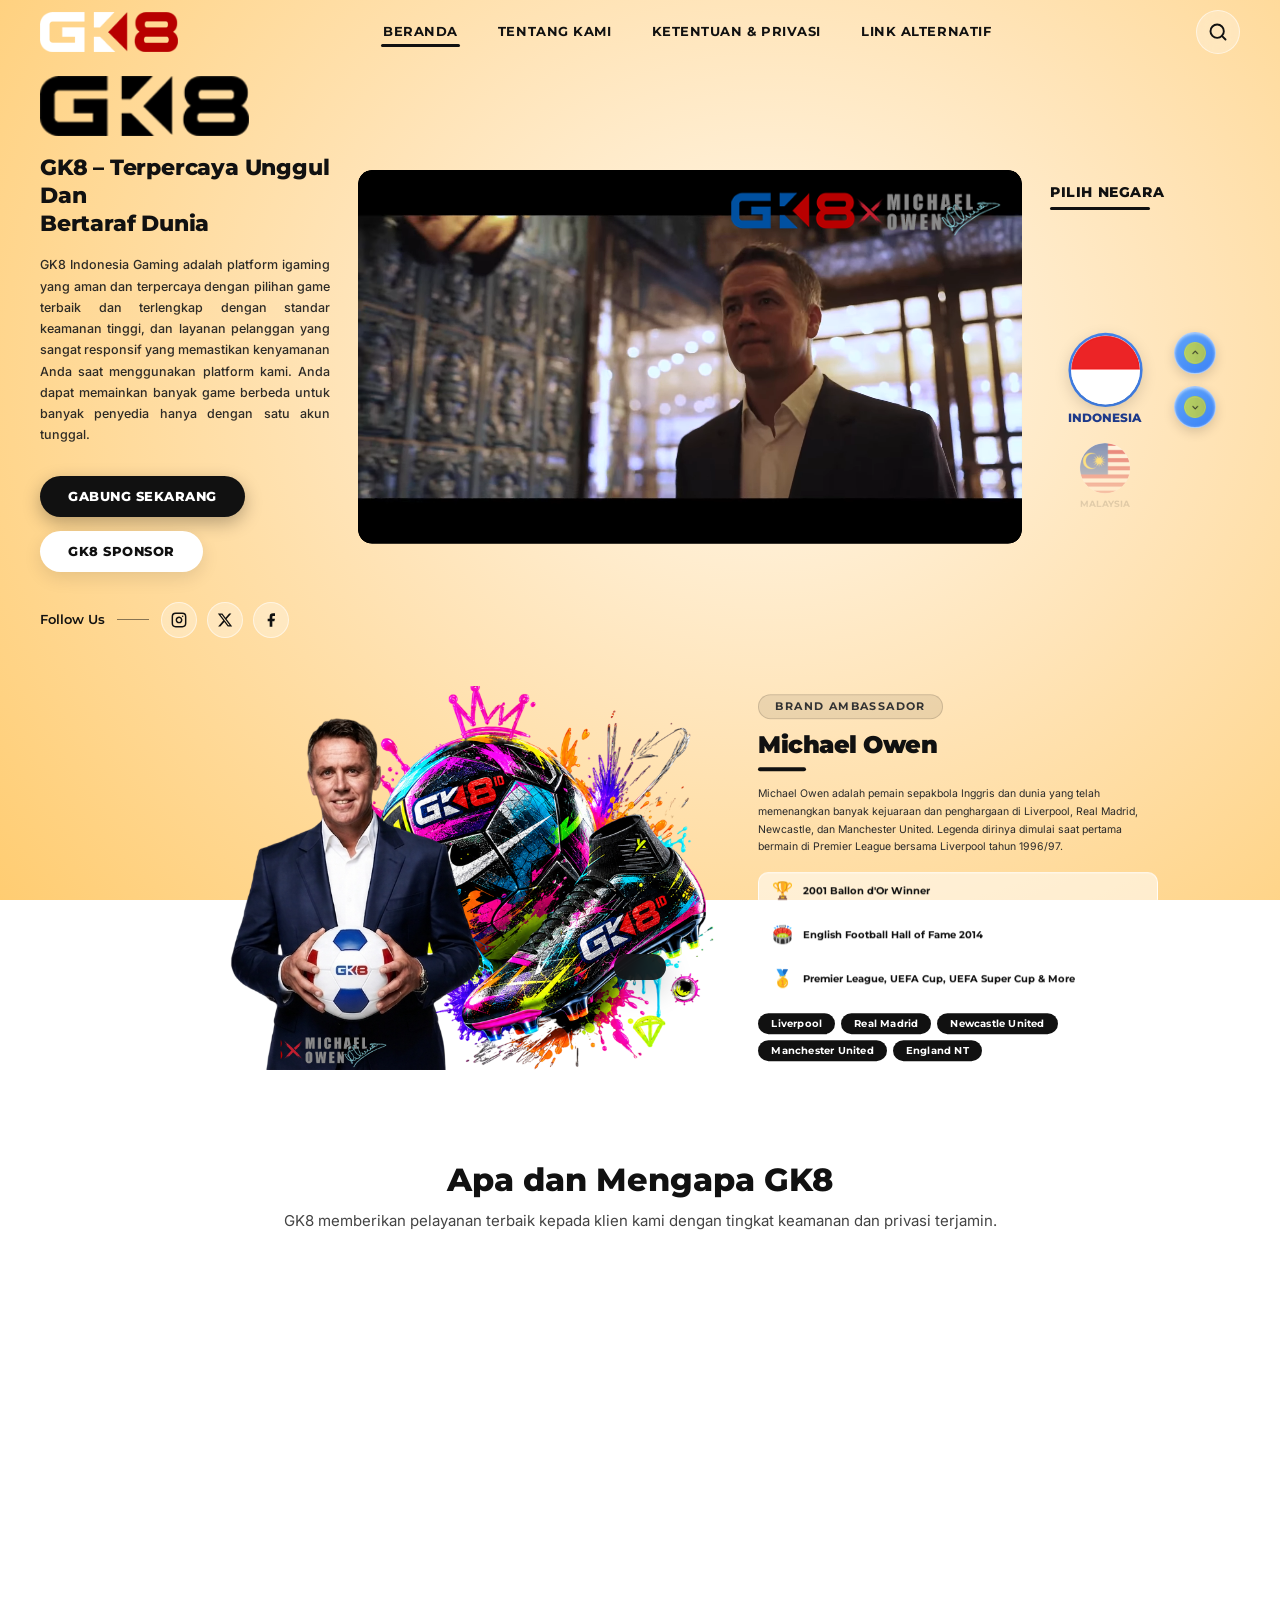
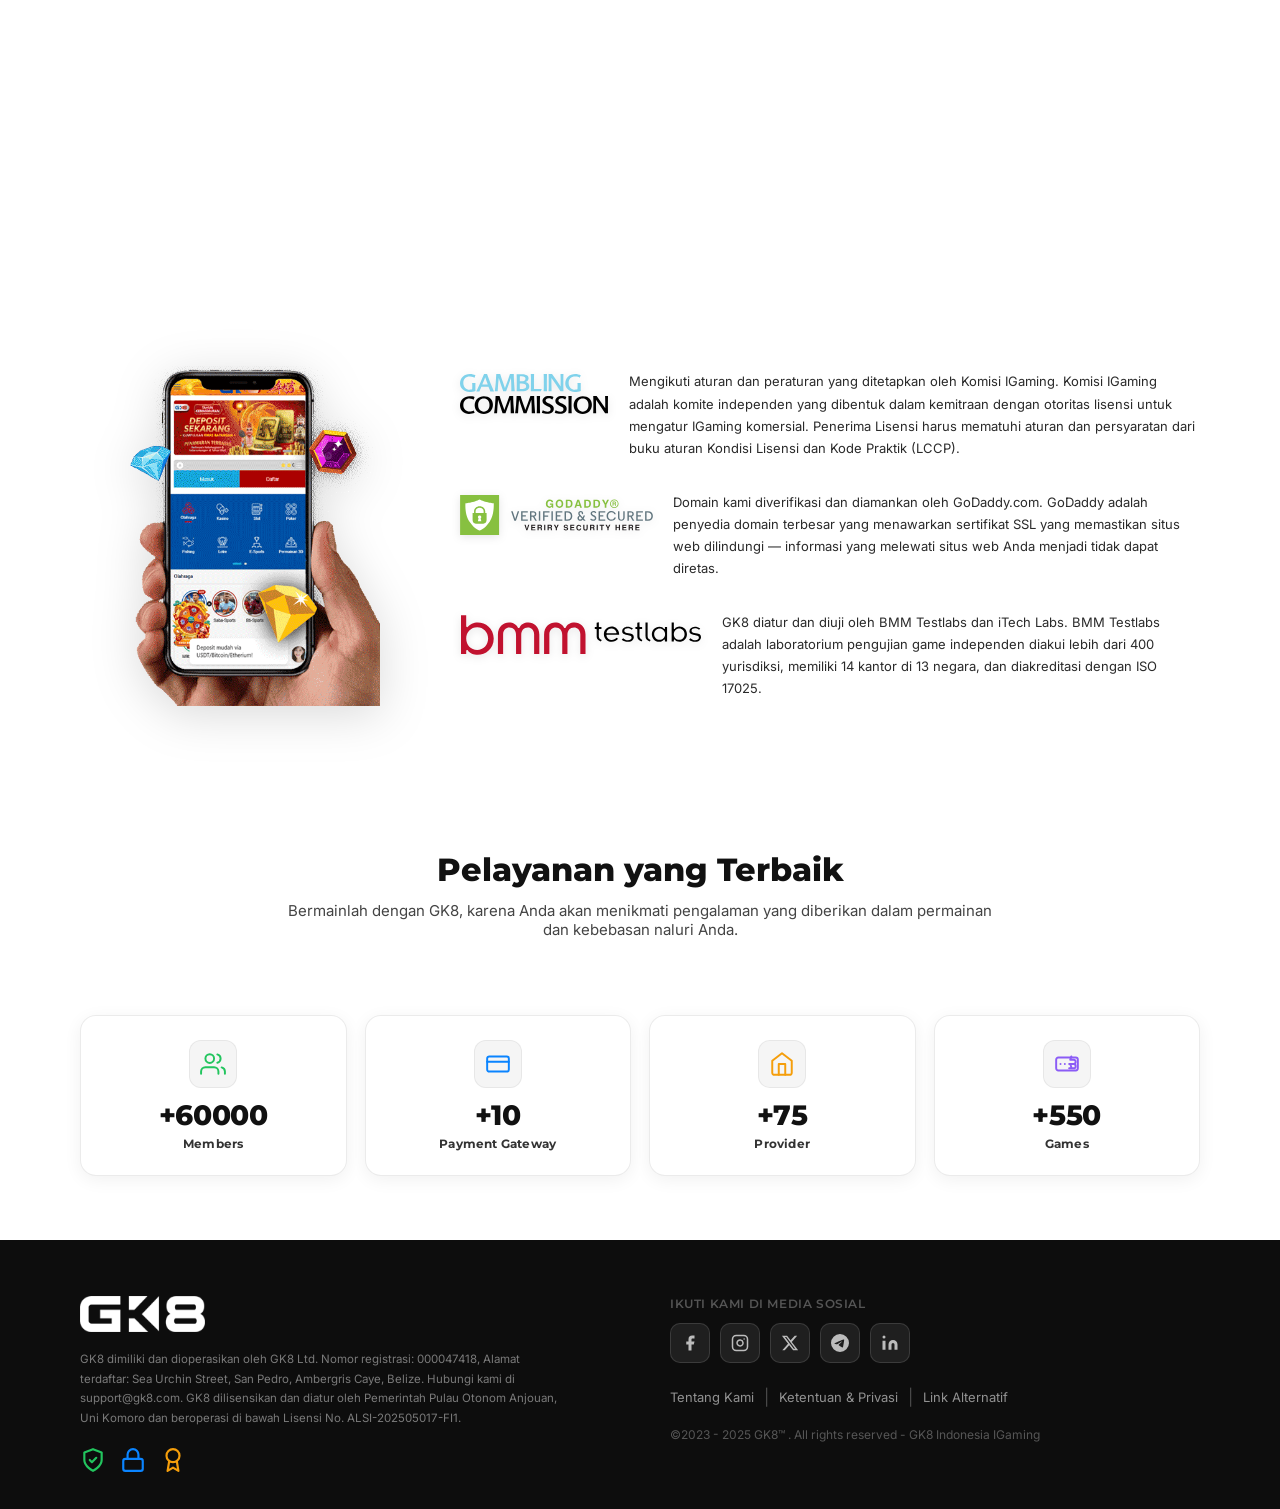
<file: index.html>
﻿<!DOCTYPE html>
<html lang="id">
<head>
    <meta charset="UTF-8">
    <meta name="viewport" content="width=device-width, initial-scale=1.0">
    <meta name="description" content="GK8 Indonesia Gaming adalah platform igaming yang aman dan terpercaya dengan pilihan game terbaik dan terlengkap dengan standar keamanan tinggi, dan layanan pelanggan bertaraf dunia.">
    <title>GK8 - Terpercaya Unggul Dan Bertaraf Dunia</title>
    <link rel="preconnect" href="https://fonts.googleapis.com">
    <link rel="preconnect" href="https://fonts.gstatic.com" crossorigin>
    <link href="https://fonts.googleapis.com/css2?family=Montserrat:wght@500;600;700;800;900&family=Inter:wght@400;500;600;700&display=swap" rel="stylesheet">
    <link rel="stylesheet" href="style.css">
    <!-- Mobile override — force center ALL hero elements comprehensively -->
    <style>
    @media screen and (max-width: 768px) {
        html, body {
            overflow-x: hidden !important;
            width: 100% !important;
            max-width: 100vw !important;
        }
        .page-section,
        .main-content,
        .dashboard-grid {
            overflow-x: hidden !important;
            width: 100% !important;
            max-width: 100% !important;
            box-sizing: border-box !important;
        }
        .main-content {
            padding: 12px !important;
            min-height: unset !important;
        }
        .dashboard-grid {
            grid-template-columns: 1fr !important;
            gap: 20px !important;
            margin: 0 !important;
        }

        /* Row 1: Video card */
        .hero-center {
            grid-column: 1 !important; grid-row: 1 !important;
            width: 100% !important; max-width: 100% !important;
            padding: 0 !important; margin: 0 !important;
        }
        .card-3d-wrapper, .card-container {
            width: 100% !important; max-width: 100% !important;
            margin: 0 !important; overflow: hidden !important;
        }
        .card-corner-logo { height: 28px !important; top: 10px !important; right: 12px !important; }

        /* Row 2: Country picker */
        .hero-right {
            grid-column: 1 !important; grid-row: 2 !important;
            display: flex !important; flex-direction: column !important;
            align-items: center !important; width: 100% !important;
            padding: 0 !important; margin: 0 !important;
        }
        .hero-right .country-picker-container {
            display: flex !important; flex-direction: column !important;
            align-items: center !important; width: 100% !important; max-width: 100% !important;
        }
        .hero-right .picker-header {
            display: flex !important; flex-direction: row !important;
            justify-content: center !important; align-items: center !important;
            width: 100% !important; gap: 10px !important; margin-bottom: 12px !important;
        }
        .hero-right .picker-title { text-align: center !important; }
        .hero-right .picker-body {
            display: flex !important; flex-direction: column !important;
            align-items: center !important; width: 100% !important; gap: 10px !important;
        }
        .hero-right .country-carousel-viewport { width: 100% !important; height: 90px !important; }
        .hero-right .country-carousel-track { display: flex !important; flex-direction: row !important; }
        .hero-right .country-item {
            width: 80px !important; height: 90px !important; flex-shrink: 0 !important;
            display: flex !important; flex-direction: column !important;
            align-items: center !important; justify-content: center !important;
        }
        .hero-right .carousel-arrows {
            display: flex !important; flex-direction: row !important;
            justify-content: center !important; width: 100% !important; gap: 16px !important;
        }

        /* Row 3: Text & CTA */
        .hero-left {
            grid-column: 1 !important; grid-row: 3 !important;
            display: flex !important; flex-direction: column !important;
            align-items: center !important; text-align: center !important;
            width: 100% !important; max-width: 100% !important;
            padding: 0 !important; margin: 0 !important;
        }
        .hero-left .hero-brand {
            width: 100% !important; display: flex !important; justify-content: center !important;
        }
        .hero-left .hero-brand-img {
            height: 52px !important; display: block !important; margin: 0 auto !important;
        }
        .hero-left .hero-title {
            text-align: center !important; font-size: 20px !important;
            width: 100% !important; max-width: 100% !important;
            overflow-wrap: break-word !important;
        }
        .hero-left .hero-desc {
            text-align: center !important; font-size: 13px !important;
            width: 100% !important; max-width: 100% !important;
            overflow-wrap: break-word !important;
        }
        .hero-left .hero-cta-group {
            display: flex !important; flex-direction: column !important;
            align-items: stretch !important; width: 100% !important;
            gap: 12px !important; margin-bottom: 28px !important;
        }
        .hero-left .btn {
            width: 100% !important; display: flex !important;
            justify-content: center !important;
        }
        .hero-left .follow-section { justify-content: center !important; width: 100% !important; }
    }
    </style>
</head>
<body>

    <!-- Animated Background Layers -->
    <div class="bg-layer bg-layer--prev" id="bgPrev"></div>
    <div class="bg-layer bg-layer--next" id="bgNext"></div>

    <!-- Mobile Overlay -->
    <div class="mobile-overlay" id="mobileOverlay"></div>

    <!-- Header -->
    <header class="header">
        <div class="nav-container">
            <a href="#" class="brand-logo" id="mainLogo" aria-label="GK8 Beranda">
                <img src="assets/extracted/gk8-nav-logo.png" alt="GK8 Logo" class="nav-logo-img"
                     onerror="this.src='assets/gk8-nav-logo.png'">
            </a>
            <nav class="nav-menu" id="navMenu">
                <a href="#" class="nav-item active" data-page="beranda">BERANDA</a>
                <a href="#" class="nav-item" data-page="tentang">TENTANG KAMI</a>
                <a href="#" class="nav-item" data-page="ketentuan">KETENTUAN &amp; PRIVASI</a>
                <a href="#" class="nav-item" data-page="alternatif">LINK ALTERNATIF</a>
            </nav>
            <div class="nav-actions">
                <button class="search-btn" id="searchBtn" aria-label="Cari">
                    <svg width="20" height="20" viewBox="0 0 24 24" fill="none" stroke="currentColor" stroke-width="2.3" stroke-linecap="round" stroke-linejoin="round">
                        <circle cx="11" cy="11" r="8"/><line x1="21" y1="21" x2="16.65" y2="16.65"/>
                    </svg>
                </button>
                <button class="hamburger-btn" id="hamburgerBtn" aria-label="Menu Navigasi">
                    <span class="bar"></span><span class="bar"></span><span class="bar"></span>
                </button>
            </div>
        </div>
    </header>

    <!-- Search Modal -->
    <div class="search-modal" id="searchModal">
        <div class="search-modal-content">
            <div class="search-input-wrapper">
                <svg width="20" height="20" viewBox="0 0 24 24" fill="none" stroke="currentColor" stroke-width="2">
                    <circle cx="11" cy="11" r="8"/><line x1="21" y1="21" x2="16.65" y2="16.65"/>
                </svg>
                <input type="text" id="searchInput" placeholder="Cari game, informasi, atau bantuan..." autocomplete="off">
                <button class="search-close-btn" id="searchCloseBtn" aria-label="Tutup">&times;</button>
            </div>
        </div>
    </div>

    <!-- ================================================================
         PAGE: BERANDA
         ================================================================ -->
    <div id="page-beranda" class="page-section">

        <main class="main-content">
            <div class="dashboard-grid">

                <!-- Left: text + CTA -->
                <section class="hero-left">
                    <div class="hero-brand">
                        <img src="assets/extracted/gk8-hero-logo.png" alt="GK8" class="hero-brand-img"
                             onerror="this.src='assets/gk8-hero-logo.png'">
                    </div>
                    <h1 class="hero-title">GK8 – Terpercaya Unggul Dan<br>Bertaraf Dunia</h1>
                    <p class="hero-desc">GK8 Indonesia Gaming adalah platform igaming yang aman dan terpercaya dengan pilihan game terbaik dan terlengkap dengan standar keamanan tinggi, dan layanan pelanggan yang sangat responsif yang memastikan kenyamanan Anda saat menggunakan platform kami. Anda dapat memainkan banyak game berbeda untuk banyak penyedia hanya dengan satu akun tunggal.</p>
                    <div class="hero-cta-group">
                        <a href="#" class="btn btn-primary" id="btnGabung">GABUNG SEKARANG</a>
                        <a href="#" class="btn btn-secondary" id="btnSponsor">GK8 SPONSOR</a>
                    </div>
                    <div class="follow-section">
                        <span class="follow-label">Follow Us</span>
                        <span class="follow-divider" aria-hidden="true"></span>
                        <div class="social-links">
                            <a href="https://instagram.com/gk8.indo" target="_blank" rel="noopener noreferrer" class="social-circle" aria-label="Instagram">
                                <svg width="16" height="16" viewBox="0 0 24 24" fill="none" stroke="currentColor" stroke-width="2.2" stroke-linecap="round" stroke-linejoin="round"><rect x="2" y="2" width="20" height="20" rx="5" ry="5"/><path d="M16 11.37A4 4 0 1 1 12.63 8 4 4 0 0 1 16 11.37z"/><line x1="17.5" y1="6.5" x2="17.51" y2="6.5"/></svg>
                            </a>
                            <a href="https://x.com/gk8indo" target="_blank" rel="noopener noreferrer" class="social-circle" aria-label="X / Twitter">
                                <svg width="16" height="16" viewBox="0 0 24 24" fill="currentColor"><path d="M18.244 2.25h3.308l-7.227 8.26 8.502 11.24H16.17l-5.214-6.817L4.99 21.75H1.68l7.73-8.835L1.254 2.25H8.08l4.713 6.231zm-1.161 17.52h1.833L7.084 4.126H5.117z"/></svg>
                            </a>
                            <a href="https://www.facebook.com/gk8official" target="_blank" rel="noopener noreferrer" class="social-circle" aria-label="Facebook">
                                <svg width="16" height="16" viewBox="0 0 24 24" fill="currentColor"><path d="M18 2h-3a5 5 0 0 0-5 5v3H7v4h3v8h4v-8h3l1-4h-4V7a1 1 0 0 1 1-1h3z"/></svg>
                            </a>
                        </div>
                    </div>
                </section>

                <!-- Center: video card -->
                <section class="hero-center">
                    <div class="card-3d-wrapper" id="cardWrapper">
                        <div class="card-container" id="heroCard">
                            <video class="hero-card-video" autoplay muted loop playsinline>
                                <source src="assets/backgroundvideo.webm" type="video/webm">
                                <source src="assets/backgroundvideo.mp4" type="video/mp4">
                            </video>
                            <img src="assets/gk8mo-logo.png" alt="GK8 × Michael Owen" class="card-corner-logo">
                        </div>
                    </div>
                </section>

                <!-- Right: country carousel -->
                <section class="hero-right">
                    <div class="country-picker-container">
                        <div class="picker-header">
                            <h2 class="picker-title">PILIH NEGARA</h2>
                            <div class="picker-underline" aria-hidden="true"></div>
                        </div>
                        <div class="picker-body">
                            <div class="country-carousel-viewport" id="countryViewport">
                                <div class="country-carousel-track" id="countryTrack">
                                    <div class="country-item active" data-index="0" data-code="id">
                                        <div class="flag-wrapper"><img src="assets/extracted/flag_id.png" alt="Indonesia" class="flag-img" onerror="this.src='assets/flag_id.png'"></div>
                                        <span class="country-name">INDONESIA</span>
                                    </div>
                                    <div class="country-item" data-index="1" data-code="my">
                                        <div class="flag-wrapper"><img src="assets/extracted/flag_my.png" alt="Malaysia" class="flag-img" onerror="this.src='assets/flag_my.png'"></div>
                                        <span class="country-name">MALAYSIA</span>
                                    </div>
                                    <div class="country-item" data-index="2" data-code="sg">
                                        <div class="flag-wrapper"><img src="assets/extracted/flag_sg.png" alt="Singapore" class="flag-img" onerror="this.src='assets/flag_sg.png'"></div>
                                        <span class="country-name">SINGAPORE</span>
                                    </div>
                                    <div class="country-item" data-index="3" data-code="th">
                                        <div class="flag-wrapper"><img src="assets/extracted/flag_th.png" alt="Thailand" class="flag-img" onerror="this.src='assets/flag_th.png'"></div>
                                        <span class="country-name">THAILAND</span>
                                    </div>
                                    <div class="country-item" data-index="4" data-code="vn">
                                        <div class="flag-wrapper"><img src="assets/extracted/flag_vn.png" alt="Vietnam" class="flag-img" onerror="this.src='assets/flag_vn.png'"></div>
                                        <span class="country-name">VIETNAM</span>
                                    </div>
                                    <div class="country-item" data-index="5" data-code="crypto">
                                        <div class="flag-wrapper"><img src="assets/extracted/flag_crypto.png" alt="Crypto" class="flag-img" onerror="this.src='assets/flag_crypto.png'"></div>
                                        <span class="country-name">CRYPTO</span>
                                    </div>
                                </div>
                            </div>
                            <div class="carousel-arrows">
                                <button class="arrow-btn up" id="btnArrowUp" aria-label="Negara Sebelumnya">
                                    <img src="assets/extracted/arrow_up.png" alt="Up" class="arrow-icon" onerror="this.style.display='none';this.parentElement.innerHTML+='&#8679;'">
                                </button>
                                <button class="arrow-btn down" id="btnArrowDown" aria-label="Negara Berikutnya">
                                    <img src="assets/extracted/arrow_down.png" alt="Down" class="arrow-icon" onerror="this.style.display='none';this.parentElement.innerHTML+='&#8681;'">
                                </button>
                            </div>
                        </div>
                    </div>
                </section>

            </div>
        </main>

        <!-- Toast -->
        <div class="toast-notification" id="toastNotification" role="alert" aria-live="polite"></div>

        <!-- Ambassador -->
        <section class="ambassador-section reveal">
            <img src="assets/owen.png" alt="Michael Owen – GK8 Brand Ambassador" class="ambassador-img">
            <div class="ambassador-overlay">
                <div class="ambassador-badge">Brand Ambassador</div>
                <h2 class="ambassador-name">Michael Owen</h2>
                <div class="ambassador-divider"></div>
                <p class="ambassador-bio">Michael Owen adalah pemain sepakbola Inggris dan dunia yang telah memenangkan banyak kejuaraan dan penghargaan di Liverpool, Real Madrid, Newcastle, dan Manchester United. Legenda dirinya dimulai saat pertama bermain di Premier League bersama Liverpool tahun 1996/97.</p>
                <div class="ambassador-awards">
                    <div class="award-item"><span class="award-icon">🏆</span><span class="award-title">2001 Ballon d'Or Winner</span></div>
                    <div class="award-item"><span class="award-icon">🏟️</span><span class="award-title">English Football Hall of Fame 2014</span></div>
                    <div class="award-item"><span class="award-icon">🥇</span><span class="award-title">Premier League, UEFA Cup, UEFA Super Cup &amp; More</span></div>
                </div>
                <div class="ambassador-clubs">
                    <span class="club-tag">Liverpool</span>
                    <span class="club-tag">Real Madrid</span>
                    <span class="club-tag">Newcastle United</span>
                    <span class="club-tag">Manchester United</span>
                    <span class="club-tag">England NT</span>
                </div>
            </div>
        </section>

        <!-- Why GK8 -->
        <section class="why-section">
            <div class="section-inner">
                <h2 class="section-title reveal">Apa dan Mengapa GK8</h2>
                <p class="section-subtitle reveal">GK8 memberikan pelayanan terbaik kepada klien kami dengan tingkat keamanan dan privasi terjamin.</p>
                <div class="why-grid">
                    <div class="why-card reveal">
                        <div class="why-icon"><svg width="32" height="32" viewBox="0 0 24 24" fill="none" stroke="#0A84FF" stroke-width="1.8" stroke-linecap="round" stroke-linejoin="round"><path d="M12 22s8-4 8-10V5l-8-3-8 3v7c0 6 8 10 8 10z"/></svg></div>
                        <h3>Keamanan &amp; Privasi</h3>
                        <p>Privasi setiap pemain adalah fokus utama kami. Di GK8, kami menangani privasi satu langkah di depan. Bermain tanpa khawatir di GK8.</p>
                    </div>
                    <div class="why-card reveal">
                        <div class="why-icon"><svg width="32" height="32" viewBox="0 0 24 24" fill="none" stroke="#22C55E" stroke-width="1.8" stroke-linecap="round" stroke-linejoin="round"><circle cx="12" cy="12" r="10"/><path d="M12 8v4l3 3"/></svg></div>
                        <h3>Bebas Bermain</h3>
                        <p>GK8 menawarkan prediksi olahraga Free to Play dan memberikan kumpulan hadiah tak terbatas mulai dari $8,888 per bulan.</p>
                    </div>
                    <div class="why-card reveal">
                        <div class="why-icon"><svg width="32" height="32" viewBox="0 0 24 24" fill="none" stroke="#F59E0B" stroke-width="1.8" stroke-linecap="round" stroke-linejoin="round"><path d="M12 2l3.09 6.26L22 9.27l-5 4.87 1.18 6.88L12 17.77l-6.18 3.25L7 14.14 2 9.27l6.91-1.01L12 2z"/></svg></div>
                        <h3>Pelayanan Bintang 5</h3>
                        <p>Kami selalu siap membantu kapan saja. Hubungi kami melalui layanan Live Chat 24/7 untuk semua kebutuhan Anda.</p>
                    </div>
                    <div class="why-card reveal">
                        <div class="why-icon"><svg width="32" height="32" viewBox="0 0 24 24" fill="none" stroke="#8B5CF6" stroke-width="1.8" stroke-linecap="round" stroke-linejoin="round"><line x1="12" y1="1" x2="12" y2="23"/><path d="M17 5H9.5a3.5 3.5 0 0 0 0 7h5a3.5 3.5 0 0 1 0 7H6"/></svg></div>
                        <h3>Withdrawal Tercepat</h3>
                        <p>Kami memiliki penyedia gateway pembayaran yang terkenal dan tepercaya. Deposit dan tarik dengan aman dan cepat.</p>
                    </div>
                    <div class="why-card reveal">
                        <div class="why-icon"><svg width="32" height="32" viewBox="0 0 24 24" fill="none" stroke="#EC4899" stroke-width="1.8" stroke-linecap="round" stroke-linejoin="round"><rect x="2" y="3" width="20" height="14" rx="2"/><path d="M8 21h8M12 17v4"/></svg></div>
                        <h3>Permainan Terbaru</h3>
                        <p>Kami terus menyediakan game menarik terbaru untuk semua dengan vendor internasional. Temukan game terbaru di GK8!</p>
                    </div>
                    <div class="why-card reveal">
                        <div class="why-icon"><svg width="32" height="32" viewBox="0 0 24 24" fill="none" stroke="#0891B2" stroke-width="1.8" stroke-linecap="round" stroke-linejoin="round"><circle cx="12" cy="12" r="10"/><path d="M2 12h20M12 2a15.3 15.3 0 0 1 4 10 15.3 15.3 0 0 1-4 10 15.3 15.3 0 0 1-4-10 15.3 15.3 0 0 1 4-10z"/></svg></div>
                        <h3>Internasional</h3>
                        <p>Kami berkembang pesat di seluruh dunia. Saat ini GK8 tersedia di Malaysia, Indonesia, Singapura, Vietnam, dan Thailand.</p>
                    </div>
                </div>
            </div>
        </section>

        <!-- Commission / Trust -->
        <section class="commission-section">
            <div class="section-inner commission-inner">
                <div class="commission-visual reveal">
                    <img src="assets/hpanimation.gif" alt="GK8 App" class="commission-img">
                </div>
                <div class="commission-text">
                    <div class="commission-block reveal">
                        <img src="assets/gambling-01.svg" alt="Gambling Commission" class="commission-logo">
                        <p>Mengikuti aturan dan peraturan yang ditetapkan oleh Komisi IGaming. Komisi IGaming adalah komite independen yang dibentuk dalam kemitraan dengan otoritas lisensi untuk mengatur IGaming komersial. Penerima Lisensi harus mematuhi aturan dan persyaratan dari buku aturan Kondisi Lisensi dan Kode Praktik (LCCP).</p>
                    </div>
                    <div class="commission-block reveal">
                        <img src="assets/godaddy.svg" alt="GoDaddy SSL" class="commission-logo">
                        <p>Domain kami diverifikasi dan diamankan oleh GoDaddy.com. GoDaddy adalah penyedia domain terbesar yang menawarkan sertifikat SSL yang memastikan situs web dilindungi — informasi yang melewati situs web Anda menjadi tidak dapat diretas.</p>
                    </div>
                    <div class="commission-block reveal">
                        <img src="assets/bmm-01.svg" alt="BMM Testlabs" class="commission-logo">
                        <p>GK8 diatur dan diuji oleh BMM Testlabs dan iTech Labs. BMM Testlabs adalah laboratorium pengujian game independen diakui lebih dari 400 yurisdiksi, memiliki 14 kantor di 13 negara, dan diakreditasi dengan ISO 17025.</p>
                    </div>
                </div>
            </div>
        </section>

        <!-- Best Service / Stats -->
        <section class="stats-section">
            <div class="section-inner stats-inner">
                <h2 class="section-title reveal">Pelayanan yang Terbaik</h2>
                <p class="section-subtitle reveal" style="max-width:720px;">Bermainlah dengan GK8, karena Anda akan menikmati pengalaman yang diberikan dalam permainan dan kebebasan naluri Anda.</p>
                <div class="stats-grid">
                    <div class="stats-card reveal">
                        <div class="stats-icon">
                            <svg width="36" height="36" viewBox="0 0 24 24" fill="none" stroke="#22C55E" stroke-width="1.8" stroke-linecap="round" stroke-linejoin="round"><path d="M17 21v-2a4 4 0 0 0-4-4H5a4 4 0 0 0-4 4v2"/><circle cx="9" cy="7" r="4"/><path d="M23 21v-2a4 4 0 0 0-3-3.87"/><path d="M16 3.13a4 4 0 0 1 0 7.75"/></svg>
                        </div>
                        <div class="stats-number">+60000</div>
                        <div class="stats-label">Members</div>
                    </div>
                    <div class="stats-card reveal">
                        <div class="stats-icon">
                            <svg width="36" height="36" viewBox="0 0 24 24" fill="none" stroke="#0A84FF" stroke-width="1.8" stroke-linecap="round" stroke-linejoin="round"><rect x="2" y="5" width="20" height="14" rx="2"/><line x1="2" y1="10" x2="22" y2="10"/></svg>
                        </div>
                        <div class="stats-number">+10</div>
                        <div class="stats-label">Payment Gateway</div>
                    </div>
                    <div class="stats-card reveal">
                        <div class="stats-icon">
                            <svg width="36" height="36" viewBox="0 0 24 24" fill="none" stroke="#F59E0B" stroke-width="1.8" stroke-linecap="round" stroke-linejoin="round"><path d="M3 9l9-7 9 7v11a2 2 0 0 1-2 2H5a2 2 0 0 1-2-2z"/><polyline points="9 22 9 12 15 12 15 22"/></svg>
                        </div>
                        <div class="stats-number">+75</div>
                        <div class="stats-label">Provider</div>
                    </div>
                    <div class="stats-card reveal">
                        <div class="stats-icon">
                            <svg width="36" height="36" viewBox="0 0 24 24" fill="none" stroke="#8B5CF6" stroke-width="1.8" stroke-linecap="round" stroke-linejoin="round"><rect x="2" y="6" width="20" height="12" rx="2"/><line x1="6" y1="12" x2="6.01" y2="12"/><line x1="10" y1="12" x2="10.01" y2="12"/><path d="M14 12h4a2 2 0 0 0 0-4h-3l1-3"/><path d="M14 16h4a2 2 0 0 0 0-4h-3l1 3"/></svg>
                        </div>
                        <div class="stats-number">+550</div>
                        <div class="stats-label">Games</div>
                    </div>
                </div>
            </div>
        </section>

    </div><!-- /page-beranda -->

    <!-- ================================================================
         PAGE: TENTANG KAMI
         ================================================================ -->
    <div id="page-tentang" class="page-section" hidden>

        <section class="about-platform">
            <div class="section-inner about-platform-inner">
                <div class="about-platform-text">
                    <h2 class="about-platform-title reveal">Platform IGaming Nomor 1 di Asia</h2>
                    <p class="reveal">GK8 adalah platform iGaming terkemuka di Asia, berfungsi sebagai agen taruhan online yang menyediakan akses ke merek-merek teratas di Asia, termasuk Sportsbook, Kasino, Lotere, dan Permainan. Kami merupakan mitra resmi dari brand judi ternama di Asia seperti CMD368, Allbet, Playtech, Spadegaming, dan lainnya.</p>
                    <p class="reveal">Kami memberikan pilihan terbaik bagi pelanggan untuk menyetor dan menarik saat Anda menang melalui Help2Pay, Transfer Bank Lokal, dan masih banyak lagi. Kami menawarkan kepada anggota kualitas tertinggi di berbagai produk dan layanan kami.</p>
                    <div class="about-partners reveal">
                        <span class="about-partner-label">Mitra Resmi:</span>
                        <div class="about-partner-list">
                            <span class="partner-tag">CMD368</span>
                            <span class="partner-tag">Allbet</span>
                            <span class="partner-tag">Playtech</span>
                            <span class="partner-tag">Spadegaming</span>
                            <span class="partner-tag">Evolution</span>
                            <span class="partner-tag">Pragmatic Play</span>
                            <span class="partner-tag">GK8 Mobile App</span>
                        </div>
                    </div>
                    <div class="about-support-block reveal">
                        <h3 class="about-support-title">Tim Dukungan dan Layanan</h3>
                        <p class="about-support-desc">Tim Dukungan tersedia 24 jam setiap hari, 7 hari seminggu untuk memberikan pemecahan masalah dan bantuan yang diperlukan. Semua informasi pribadi akan diperlakukan dan disimpan dengan cara yang paling ketat dan paling rahasia.</p>
                    </div>
                </div>
                <div class="about-platform-img reveal">
                    <img src="assets/hpanimation.gif" alt="GK8 Mobile" class="about-mobile-img">
                </div>
            </div>
        </section>

        <section class="testi-section">
            <div class="section-inner">
                <h2 class="section-title reveal" style="color:var(--black);">Apa Kata Member Kami</h2>
                <p class="section-subtitle reveal" style="color:#333;">Kepuasan member adalah prioritas utama kami.</p>
            </div>
            <div class="testi-marquee-wrap">
                <div class="testi-marquee-track">
                    <div class="testi-card"><div class="testi-stars">★★★★★</div><p>"Deposit dan Withdrawal sangat cepat dan informatif. Bonus bisa dipakai. Sangat puas dengan pelayanannya!"</p><div class="testi-author"><div class="testi-avatar">ID</div><span>Member Indonesia</span></div></div>
                    <div class="testi-card"><div class="testi-stars">★★★★★</div><p>"Aplikasinya sangat responsif dan light, bisa digunakan dengan Handphone apapun. Recommended!"</p><div class="testi-author"><div class="testi-avatar">GRL</div><span>Member GRL</span></div></div>
                    <div class="testi-card"><div class="testi-stars">★★★★★</div><p>"Situs web ini luar biasa! Saya tidak pernah menemukan permasalahan. Layanannya sangat cepat dan membantu."</p><div class="testi-author"><div class="testi-avatar">ARW</div><span>Member ARW</span></div></div>
                    <div class="testi-card"><div class="testi-stars">★★★★★</div><p>"Platform terpercaya, game lengkap, dan bonus menarik. Saya sudah 3 tahun bergabung dan tidak pernah kecewa."</p><div class="testi-author"><div class="testi-avatar">JK</div><span>Member JK</span></div></div>
                    <div class="testi-card"><div class="testi-stars">★★★★★</div><p>"Proses withdrawal paling cepat dibanding platform lain. Dalam hitungan menit dana sudah masuk rekening."</p><div class="testi-author"><div class="testi-avatar">SR</div><span>Member SR</span></div></div>
                    <div class="testi-card"><div class="testi-stars">★★★★★</div><p>"Customer service sangat ramah dan profesional. Semua pertanyaan dijawab dengan cepat dan jelas."</p><div class="testi-author"><div class="testi-avatar">BW</div><span>Member BW</span></div></div>
                    <div class="testi-card"><div class="testi-stars">★★★★★</div><p>"Deposit dan Withdrawal sangat cepat dan informatif. Bonus bisa dipakai. Sangat puas dengan pelayanannya!"</p><div class="testi-author"><div class="testi-avatar">ID</div><span>Member Indonesia</span></div></div>
                    <div class="testi-card"><div class="testi-stars">★★★★★</div><p>"Aplikasinya sangat responsif dan light, bisa digunakan dengan Handphone apapun. Recommended!"</p><div class="testi-author"><div class="testi-avatar">GRL</div><span>Member GRL</span></div></div>
                    <div class="testi-card"><div class="testi-stars">★★★★★</div><p>"Situs web ini luar biasa! Saya tidak pernah menemukan permasalahan. Layanannya sangat cepat dan membantu."</p><div class="testi-author"><div class="testi-avatar">ARW</div><span>Member ARW</span></div></div>
                    <div class="testi-card"><div class="testi-stars">★★★★★</div><p>"Platform terpercaya, game lengkap, dan bonus menarik. Saya sudah 3 tahun bergabung dan tidak pernah kecewa."</p><div class="testi-author"><div class="testi-avatar">JK</div><span>Member JK</span></div></div>
                    <div class="testi-card"><div class="testi-stars">★★★★★</div><p>"Proses withdrawal paling cepat dibanding platform lain. Dalam hitungan menit dana sudah masuk rekening."</p><div class="testi-author"><div class="testi-avatar">SR</div><span>Member SR</span></div></div>
                    <div class="testi-card"><div class="testi-stars">★★★★★</div><p>"Customer service sangat ramah dan profesional. Semua pertanyaan dijawab dengan cepat dan jelas."</p><div class="testi-author"><div class="testi-avatar">BW</div><span>Member BW</span></div></div>
                </div>
            </div>
        </section>

        <section class="license-section">
            <div class="section-inner">
                <h2 class="section-title reveal" style="color:var(--black);">Lisensi &amp; Keamanan</h2>
                <p class="section-subtitle reveal" style="color:#444;">GK8 beroperasi di bawah regulasi ketat untuk memastikan keamanan dan kepercayaan member.</p>
                <div class="license-grid">
                    <div class="license-card reveal"><svg width="40" height="40" viewBox="0 0 24 24" fill="none" stroke="#22C55E" stroke-width="1.8" stroke-linecap="round" stroke-linejoin="round"><path d="M12 22s8-4 8-10V5l-8-3-8 3v7c0 6 8 10 8 10z"/><polyline points="9 12 11 14 15 10"/></svg><h3>Licensed &amp; Regulated</h3><p>Berlisensi oleh Pemerintah Pulau Otonom Anjouan, Uni Komoro. Lisensi No. ALSI-202505017-FI1.</p></div>
                    <div class="license-card reveal"><svg width="40" height="40" viewBox="0 0 24 24" fill="none" stroke="#0A84FF" stroke-width="1.8" stroke-linecap="round" stroke-linejoin="round"><rect x="3" y="11" width="18" height="11" rx="2" ry="2"/><path d="M7 11V7a5 5 0 0 1 10 0v4"/></svg><h3>SSL Secured</h3><p>Domain diverifikasi dan diamankan oleh GoDaddy.com dengan sertifikat SSL penuh untuk perlindungan data.</p></div>
                    <div class="license-card reveal"><svg width="40" height="40" viewBox="0 0 24 24" fill="none" stroke="#F59E0B" stroke-width="1.8" stroke-linecap="round" stroke-linejoin="round"><circle cx="12" cy="12" r="10"/><polyline points="12 6 12 12 16 14"/></svg><h3>BMM &amp; iTech Tested</h3><p>Diuji oleh BMM Testlabs dan iTech Labs — diakui lebih dari 400 yurisdiksi di seluruh dunia.</p></div>
                    <div class="license-card reveal"><svg width="40" height="40" viewBox="0 0 24 24" fill="none" stroke="#EC4899" stroke-width="1.8" stroke-linecap="round" stroke-linejoin="round"><path d="M12 22s8-4 8-10V5l-8-3-8 3v7c0 6 8 10 8 10z"/><line x1="9" y1="9" x2="15" y2="9"/><line x1="9" y1="13" x2="13" y2="13"/></svg><h3>Responsible Gaming</h3><p>GK8 berkomitmen pada permainan bertanggung jawab dengan fitur pembatasan diri dan kontrol pengeluaran.</p></div>
                </div>
                <p class="about-legal reveal">GK8 dimiliki dan dioperasikan oleh GK8 Ltd. Nomor registrasi: 000047418, Alamat terdaftar: Sea Urchin Street, San Pedro, Ambergris Caye, Belize. Hubungi kami di support@gk8.com.</p>
            </div>
        </section>

    </div><!-- /page-tentang -->

    <!-- ================================================================
         PAGE: KETENTUAN & PRIVASI
         ================================================================ -->
    <div id="page-ketentuan" class="page-section" hidden>

        <section class="tnc-section">
            <div class="section-inner">
                <div class="tnc-header reveal">
                    <h1 class="tnc-main-title">Syarat &amp; <strong>Ketentuan</strong></h1>
                    <p class="tnc-intro">Syarat dan Ketentuan yang berkaitan dengan permainan dan promosi yang tersedia di Situs diposting dari waktu ke waktu, yang digabungkan di sini sebagai referensi.</p>
                </div>
                <div class="tnc-body">

                    <div class="tnc-block reveal">
                        <div class="tnc-block-header">
                            <span class="tnc-number">1</span>
                            <span class="tnc-section-title">Definisi</span>
                        </div>
                        <div class="tnc-block-body">
                            <p class="tnc-lead">1.1 Ketentuan berikut menentukan syarat dan ketentuan yang mengatur akses dan partisipasi Anda dalam setiap layanan "bermain untuk nyata" yang disediakan oleh Perusahaan.</p>
                            <ul class="tnc-def-list">
                                <li><strong>"Game"</strong> berarti sistem game internet di Situs.</li>
                                <li><strong>"Taruhan"</strong> termasuk taruhan, permainan, dan perjudian melalui Layanan.</li>
                                <li><strong>"Perangkat"</strong> adalah perangkat akses aplikasi.</li>
                                <li><strong>"Perangkat Lunak"</strong> adalah program komputer yang diperlukan untuk mengakses Situs.</li>
                                <li><strong>"Sportsbook"</strong> adalah bagian dari Situs yang menyediakan layanan taruhan olahraga.</li>
                                <li><strong>"Layanan"</strong> adalah kombinasi dari Game dan Perangkat Lunak.</li>
                            </ul>
                        </div>
                    </div>

                    <div class="tnc-block reveal">
                        <div class="tnc-block-header">
                            <span class="tnc-number">2</span>
                            <span class="tnc-section-title">Penggunaan Situs</span>
                        </div>
                        <div class="tnc-block-body">
                            <p class="tnc-lead">2.1 Anda hanya dapat bermain jika:</p>
                            <ul class="tnc-def-list">
                                <li>Berusia 18 tahun atau lebih</li>
                                <li>Berhak secara hukum untuk bermain di wilayah Anda</li>
                            </ul>
                            <p>2.2 Jika tidak memenuhi syarat, Perusahaan berhak untuk:</p>
                            <ul class="tnc-def-list">
                                <li>Segera menghentikan partisipasi dan menutup akun Anda</li>
                                <li>Melaporkan Anda ke otoritas terkait</li>
                            </ul>
                            <p>2.3 Dengan mencentang pernyataan saat pendaftaran, Anda menyetujui semua Syarat dan Ketentuan.</p>
                        </div>
                    </div>

                    <div class="tnc-block reveal">
                        <div class="tnc-block-header">
                            <span class="tnc-number">3</span>
                            <span class="tnc-section-title">Modifikasi</span>
                        </div>
                        <div class="tnc-block-body">
                            <p class="tnc-lead">3.1 Kami dapat memperbarui Syarat dan Ketentuan kapan saja tanpa pemberitahuan.</p>
                            <p>3.2 Anda bertanggung jawab untuk memeriksa perubahan tersebut.</p>
                        </div>
                    </div>

                    <div class="tnc-block reveal">
                        <div class="tnc-block-header">
                            <span class="tnc-number">4</span>
                            <span class="tnc-section-title">Kekayaan Intelektual</span>
                        </div>
                        <div class="tnc-block-body">
                            <p class="tnc-lead">4.1 Semua informasi dan materi di Situs merupakan milik Perusahaan.</p>
                            <p>4.2 Anda tidak diperbolehkan menyebarluaskan atau memodifikasi tanpa izin.</p>
                            <p>4.3 Layanan dan Informasi dilindungi oleh hak cipta dan hukum kekayaan intelektual.</p>
                        </div>
                    </div>

                    <div class="tnc-block reveal">
                        <div class="tnc-block-header">
                            <span class="tnc-number">5</span>
                            <span class="tnc-section-title">Ketentuan Penggunaan</span>
                        </div>
                        <div class="tnc-block-body">
                            <p class="tnc-lead">Dengan menggunakan Situs, Anda menjamin bahwa Anda:</p>
                            <ul class="tnc-def-list">
                                <li>Beroperasi atas nama pribadi</li>
                                <li>Tidak memiliki keterbatasan hukum</li>
                                <li>Tidak termasuk penjudi kompulsif</li>
                                <li>Berusia di atas 18 tahun</li>
                                <li>Sadar akan risiko kehilangan uang</li>
                                <li>Tidak menggunakan dana dari aktivitas ilegal</li>
                                <li>Tidak melakukan tindakan kriminal melalui akun</li>
                                <li>Tidak mengganggu operasional Situs</li>
                                <li>Tidak mengunggah virus atau konten ilegal</li>
                                <li>Tidak menyalahgunakan akun untuk aktivitas yang melanggar hukum</li>
                            </ul>
                        </div>
                    </div>

                    <div class="tnc-block reveal">
                        <div class="tnc-block-header">
                            <span class="tnc-number">6</span>
                            <span class="tnc-section-title">Pendaftaran dan Keanggotaan</span>
                        </div>
                        <div class="tnc-block-body">
                            <p class="tnc-lead">6.1 Anda wajib melengkapi formulir pendaftaran untuk membuka akun.</p>
                            <p>6.2 Informasi yang diberikan harus valid dan lengkap.</p>
                            <p>6.3 Kami menjaga kerahasiaan data pribadi Anda, kecuali diwajibkan oleh hukum.</p>
                            <p>6.4 Anda bertanggung jawab menjaga informasi Anda tetap rahasia.</p>
                            <p>6.5 Anda wajib memastikan bahwa akses ke Situs legal di wilayah Anda.</p>
                            <p>6.6 Kami berhak meminta dokumen tambahan untuk verifikasi identitas.</p>
                            <p>6.7 Kami dapat melakukan verifikasi tambahan berdasarkan informasi yang Anda berikan.</p>
                        </div>
                    </div>

                </div>
            </div>
        </section>

    </div><!-- /page-ketentuan -->

    <!-- ================================================================
         PAGE: LINK ALTERNATIF
         ================================================================ -->
    <div id="page-alternatif" class="page-section" hidden>

        <section class="altlink-section">
            <div class="section-inner">
                <div class="altlink-header reveal">
                    <h2 class="altlink-title">Link <strong>Alternatif</strong></h2>
                    <p class="altlink-desc">Gunakan salah satu link alternatif di bawah ini jika Anda mengalami kesulitan mengakses situs utama GK8. Semua link dijamin resmi dan aman.</p>
                </div>
                <div class="altlink-grid">
                    <a href="https://www.gk8top.com/" target="_blank" rel="noopener" class="altlink-card reveal">
                        <div class="altlink-card-icon"><svg width="28" height="28" viewBox="0 0 24 24" fill="none" stroke="#0A84FF" stroke-width="2" stroke-linecap="round" stroke-linejoin="round"><circle cx="12" cy="12" r="10"/><path d="M2 12h20M12 2a15.3 15.3 0 0 1 4 10 15.3 15.3 0 0 1-4 10 15.3 15.3 0 0 1-4-10 15.3 15.3 0 0 1 4-10z"/></svg></div>
                        <div class="altlink-card-text"><span class="altlink-card-label">Link Alternatif 1</span><span class="altlink-card-url">www.gk8top.com</span></div>
                        <div class="altlink-card-btn"><svg width="16" height="16" viewBox="0 0 24 24" fill="none" stroke="currentColor" stroke-width="2.5" stroke-linecap="round" stroke-linejoin="round"><path d="M5 12h14M12 5l7 7-7 7"/></svg> Kunjungi</div>
                    </a>
                    <a href="https://www.gk8fun.com/" target="_blank" rel="noopener" class="altlink-card reveal">
                        <div class="altlink-card-icon"><svg width="28" height="28" viewBox="0 0 24 24" fill="none" stroke="#22C55E" stroke-width="2" stroke-linecap="round" stroke-linejoin="round"><circle cx="12" cy="12" r="10"/><path d="M2 12h20M12 2a15.3 15.3 0 0 1 4 10 15.3 15.3 0 0 1-4 10 15.3 15.3 0 0 1-4-10 15.3 15.3 0 0 1 4-10z"/></svg></div>
                        <div class="altlink-card-text"><span class="altlink-card-label">Link Alternatif 2</span><span class="altlink-card-url">www.gk8fun.com</span></div>
                        <div class="altlink-card-btn"><svg width="16" height="16" viewBox="0 0 24 24" fill="none" stroke="currentColor" stroke-width="2.5" stroke-linecap="round" stroke-linejoin="round"><path d="M5 12h14M12 5l7 7-7 7"/></svg> Kunjungi</div>
                    </a>
                    <a href="https://www.gk8hoki.com/" target="_blank" rel="noopener" class="altlink-card reveal">
                        <div class="altlink-card-icon"><svg width="28" height="28" viewBox="0 0 24 24" fill="none" stroke="#F59E0B" stroke-width="2" stroke-linecap="round" stroke-linejoin="round"><circle cx="12" cy="12" r="10"/><path d="M2 12h20M12 2a15.3 15.3 0 0 1 4 10 15.3 15.3 0 0 1-4 10 15.3 15.3 0 0 1-4-10 15.3 15.3 0 0 1 4-10z"/></svg></div>
                        <div class="altlink-card-text"><span class="altlink-card-label">Link Alternatif 3</span><span class="altlink-card-url">www.gk8hoki.com</span></div>
                        <div class="altlink-card-btn"><svg width="16" height="16" viewBox="0 0 24 24" fill="none" stroke="currentColor" stroke-width="2.5" stroke-linecap="round" stroke-linejoin="round"><path d="M5 12h14M12 5l7 7-7 7"/></svg> Kunjungi</div>
                    </a>
                </div>
                <div class="reveal">
                    <h3 class="altlink-sub-title">Daftar Berdasarkan Negara</h3>
                    <div class="altlink-country-grid">
                        <a href="https://www.gk8syok.com/en-my/register?affid=377" target="_blank" rel="noopener" class="altlink-country-card"><img src="assets/flag_my.png" alt="Malaysia" class="altlink-flag"><div><span class="altlink-country-name">Malaysia</span><span class="altlink-country-url">gk8syok.com</span></div></a>
                        <a href="https://www.gudangkayu.com/id-id/register?affid=147" target="_blank" rel="noopener" class="altlink-country-card"><img src="assets/flag_id.png" alt="Indonesia" class="altlink-flag"><div><span class="altlink-country-name">Indonesia</span><span class="altlink-country-url">gudangkayu.com</span></div></a>
                        <a href="https://www.gk8fun.com/en-sg/register?affid=378" target="_blank" rel="noopener" class="altlink-country-card"><img src="assets/flag_sg.png" alt="Singapura" class="altlink-flag"><div><span class="altlink-country-name">Singapura</span><span class="altlink-country-url">gk8fun.com</span></div></a>
                        <a href="https://www.gk8isan.com/th-th/register?affid=211" target="_blank" rel="noopener" class="altlink-country-card"><img src="assets/flag_th.png" alt="Thailand" class="altlink-flag"><div><span class="altlink-country-name">Thailand</span><span class="altlink-country-url">gk8isan.com</span></div></a>
                        <a href="https://www.gk8vi.com/vi-vn/register?affid=520" target="_blank" rel="noopener" class="altlink-country-card"><img src="assets/flag_vn.png" alt="Vietnam" class="altlink-flag"><div><span class="altlink-country-name">Vietnam</span><span class="altlink-country-url">gk8vi.com</span></div></a>
                        <a href="https://www.gk8usdt.com/en-zz?affid=635" target="_blank" rel="noopener" class="altlink-country-card"><img src="assets/flag_crypto.png" alt="Crypto" class="altlink-flag altlink-flag-crypto"><div><span class="altlink-country-name">Crypto</span><span class="altlink-country-url">gk8usdt.com</span></div></a>
                    </div>
                </div>
                <div class="altlink-info reveal">
                    <svg width="22" height="22" viewBox="0 0 24 24" fill="none" stroke="#0A84FF" stroke-width="2" stroke-linecap="round" stroke-linejoin="round"><circle cx="12" cy="12" r="10"/><line x1="12" y1="16" x2="12" y2="12"/><line x1="12" y1="8" x2="12.01" y2="8"/></svg>
                    <p>Jika semua link di atas tidak dapat diakses, silakan hubungi tim Live Chat 24/7 kami untuk mendapatkan link terbaru. Link alternatif diperbarui secara berkala untuk memastikan akses tanpa gangguan.</p>
                </div>
            </div>
        </section>

    </div><!-- /page-alternatif -->

    <!-- ================================================================
         FOOTER — always visible
         ================================================================ -->
    <footer class="site-footer">
        <div class="section-inner footer-inner">
            <div class="footer-left">
                <img src="assets/gk8-nav-logo.png" alt="GK8" class="footer-logo"
                     onerror="this.src='assets/extracted/gk8-nav-logo.png'">
                <p class="footer-legal">GK8 dimiliki dan dioperasikan oleh GK8 Ltd. Nomor registrasi: 000047418, Alamat terdaftar: Sea Urchin Street, San Pedro, Ambergris Caye, Belize. Hubungi kami di support@gk8.com. GK8 dilisensikan dan diatur oleh Pemerintah Pulau Otonom Anjouan, Uni Komoro dan beroperasi di bawah Lisensi No. ALSI-202505017-FI1.</p>
                <div class="footer-trust-icons">
                    <svg width="26" height="26" viewBox="0 0 24 24" fill="none" stroke="#22C55E" stroke-width="2" stroke-linecap="round" stroke-linejoin="round"><path d="M12 22s8-4 8-10V5l-8-3-8 3v7c0 6 8 10 8 10z"/><polyline points="9 12 11 14 15 10"/></svg>
                    <svg width="26" height="26" viewBox="0 0 24 24" fill="none" stroke="#0A84FF" stroke-width="2" stroke-linecap="round" stroke-linejoin="round"><rect x="3" y="11" width="18" height="11" rx="2"/><path d="M7 11V7a5 5 0 0 1 10 0v4"/></svg>
                    <svg width="26" height="26" viewBox="0 0 24 24" fill="none" stroke="#F59E0B" stroke-width="2" stroke-linecap="round" stroke-linejoin="round"><circle cx="12" cy="8" r="6"/><path d="M15.477 12.89L17 22l-5-3-5 3 1.523-9.11"/></svg>
                </div>
            </div>
            <div class="footer-right">
                <p class="footer-social-label">Ikuti kami di Media Sosial</p>
                <div class="footer-social">
                    <a href="https://www.facebook.com/gk8official" target="_blank" rel="noopener" class="social-btn" aria-label="Facebook"><svg width="18" height="18" viewBox="0 0 24 24" fill="currentColor"><path d="M18 2h-3a5 5 0 0 0-5 5v3H7v4h3v8h4v-8h3l1-4h-4V7a1 1 0 0 1 1-1h3z"/></svg></a>
                    <a href="https://instagram.com/gk8.indo" target="_blank" rel="noopener" class="social-btn" aria-label="Instagram"><svg width="18" height="18" viewBox="0 0 24 24" fill="none" stroke="currentColor" stroke-width="2" stroke-linecap="round" stroke-linejoin="round"><rect x="2" y="2" width="20" height="20" rx="5" ry="5"/><path d="M16 11.37A4 4 0 1 1 12.63 8 4 4 0 0 1 16 11.37z"/><line x1="17.5" y1="6.5" x2="17.51" y2="6.5"/></svg></a>
                    <a href="https://x.com/gk8indo" target="_blank" rel="noopener" class="social-btn" aria-label="X / Twitter"><svg width="18" height="18" viewBox="0 0 24 24" fill="currentColor"><path d="M18.244 2.25h3.308l-7.227 8.26 8.502 11.24H16.17l-5.214-6.817L4.99 21.75H1.68l7.73-8.835L1.254 2.25H8.08l4.713 6.231zm-1.161 17.52h1.833L7.084 4.126H5.117z"/></svg></a>
                    <a href="https://t.me/GK8INDONESIA" target="_blank" rel="noopener" class="social-btn" aria-label="Telegram"><svg width="18" height="18" viewBox="0 0 24 24" fill="currentColor"><path d="M11.944 0A12 12 0 0 0 0 12a12 12 0 0 0 12 12 12 12 0 0 0 12-12A12 12 0 0 0 12 0a12 12 0 0 0-.056 0zm4.962 7.224c.1-.002.321.023.465.14a.506.506 0 0 1 .171.325c.016.093.036.306.02.472-.18 1.898-.962 6.502-1.36 8.627-.168.9-.499 1.201-.82 1.23-.696.065-1.225-.46-1.9-.902-1.056-.693-1.653-1.124-2.678-1.8-1.185-.78-.417-1.21.258-1.91.177-.184 3.247-2.977 3.307-3.23.007-.032.014-.15-.056-.212s-.174-.041-.249-.024c-.106.024-1.793 1.14-5.061 3.345-.48.33-.913.49-1.302.48-.428-.008-1.252-.241-1.865-.44-.752-.245-1.349-.374-1.297-.789.027-.216.325-.437.893-.663 3.498-1.524 5.83-2.529 6.998-3.014 3.332-1.386 4.025-1.627 4.476-1.635z"/></svg></a>
                    <a href="https://www.linkedin.com/company/gk8-indo-igaming/" target="_blank" rel="noopener" class="social-btn" aria-label="LinkedIn"><svg width="18" height="18" viewBox="0 0 24 24" fill="currentColor"><path d="M16 8a6 6 0 0 1 6 6v7h-4v-7a2 2 0 0 0-2-2 2 2 0 0 0-2 2v7h-4v-7a6 6 0 0 1 6-6zM2 9h4v12H2z"/><circle cx="4" cy="4" r="2"/></svg></a>
                </div>
                <div class="footer-links">
                    <a href="#" class="footer-link" data-page="tentang">Tentang Kami</a>
                    <span>|</span>
                    <a href="#" class="footer-link" data-page="ketentuan">Ketentuan &amp; Privasi</a>
                    <span>|</span>
                    <a href="#" class="footer-link" data-page="alternatif">Link Alternatif</a>
                </div>
                <p class="footer-copy">&copy;2023 - 2025 GK8&trade; . All rights reserved - GK8 Indonesia IGaming</p>
            </div>
        </div>
    </footer>

    <script src="script.js"></script>
</body>
</html>
</file>
<file: style.css>
﻿/* ==========================================================
   GK8 DASHBOARD — LAYOUT BERANDA
   ========================================================== */

:root {
    --black:     #111111;
    --dark:      #1a1a1a;
    --white:     #ffffff;
    --red:       #c0001e;
    --text-body: #1c1c1c;

    --font-head: 'Montserrat', -apple-system, BlinkMacSystemFont, sans-serif;
    --font-body: 'Inter',      -apple-system, BlinkMacSystemFont, sans-serif;

    --ease: cubic-bezier(0.25, 1, 0.5, 1);
    --t:    0.32s;
}

/* ── Reset ─────────────────────────────────────────────── */
*, *::before, *::after { margin:0; padding:0; box-sizing:border-box; }

html {
    font-size: 16px;
    scroll-behavior: smooth;
    -webkit-font-smoothing: antialiased;
    overflow-x: hidden;
}

body {
    min-height: 100vh;
    font-family: var(--font-body);
    color: var(--dark);
    overflow-x: hidden;
    display: flex;
    flex-direction: column;
    position: relative;
    max-width: 100vw;
}

/* ── Animated background layers ────────────────────────── */
.bg-layer {
    position: fixed;
    inset: 0;
    z-index: 0;
    pointer-events: none;
    transition: opacity 0.85s cubic-bezier(0.4, 0, 0.2, 1);
}

/* "prev" layer — always visible, holds current gradient */
.bg-layer--prev {
    opacity: 1;
    background: radial-gradient(ellipse 120% 150% at 60% 40%,
        #f0ffcc 0%, #d4f05a 28%, #b8e02a 65%, #96cc18 100%);
}

/* "next" layer — fades IN on top when switching */
.bg-layer--next {
    opacity: 0;
    background: radial-gradient(ellipse 120% 150% at 60% 40%,
        #f0ffcc 0%, #d4f05a 28%, #b8e02a 65%, #96cc18 100%);
}

/* All real content above bg layers */
.search-modal,
.main-content,
.toast-notification,
.mobile-overlay {
    position: relative;
    z-index: 1;
}

/* Header — smart hide/show on scroll */
.header {
    position: fixed;
    top: 0;
    left: 0;
    right: 0;
    z-index: 200;
    width: 100%;
    padding: 12px 64px 8px 64px;
    background: transparent;
    transition: transform 0.4s cubic-bezier(0.4, 0, 0.2, 1),
                background 0.4s ease,
                backdrop-filter 0.4s ease,
                box-shadow 0.4s ease;
}

/* When scrolled — add frosted glass bg */
.header.scrolled {
    background: rgba(255, 255, 255, 0.18);
    backdrop-filter: blur(20px);
    -webkit-backdrop-filter: blur(20px);
    box-shadow: 0 2px 20px rgba(0, 0, 0, 0.08);
    border-bottom: 1px solid rgba(255, 255, 255, 0.3);
}

/* Offset body content so it doesn't hide under fixed header */
body {
    padding-top: 60px;
}

.nav-container {
    max-width: 1680px;
    margin: 0 auto;
    display: flex;
    align-items: center;
    justify-content: space-between;
    gap: 32px;
}

.brand-logo {
    display: inline-flex;
    align-items: center;
    text-decoration: none;
    flex-shrink: 0;
    transition: transform var(--t) var(--ease);
}
.brand-logo:hover { transform: scale(1.03); }

.nav-logo-img {
    height: 40px;
    width: auto;
    object-fit: contain;
    display: block;
}

.nav-menu {
    display: flex;
    align-items: center;
    gap: 36px;
}

.nav-item {
    position: relative;
    font-family: var(--font-head);
    font-size: 13px;
    font-weight: 700;
    letter-spacing: 0.55px;
    color: var(--black);
    text-decoration: none;
    padding: 5px 2px 8px;
    transition: opacity var(--t);
}
.nav-item:hover { opacity: 0.75; }

.nav-item.active { color: var(--black); }
.nav-item.active::after {
    content: '';
    position: absolute;
    bottom: 0; left: 0;
    width: 100%; height: 3px;
    background: var(--black);
    border-radius: 2px;
}

.nav-actions {
    display: flex;
    align-items: center;
    gap: 14px;
    flex-shrink: 0;
}

.search-btn {
    width: 44px; height: 44px;
    border-radius: 50%;
    background: rgba(255,255,255,0.28);
    border: 1.5px solid rgba(255,255,255,0.55);
    backdrop-filter: blur(8px);
    -webkit-backdrop-filter: blur(8px);
    color: var(--black);
    display: flex; align-items: center; justify-content: center;
    cursor: pointer;
    transition: background var(--t) var(--ease), transform var(--t) var(--ease);
}
.search-btn:hover {
    background: rgba(255,255,255,0.55);
    transform: scale(1.07);
}

.hamburger-btn {
    display: none;
    flex-direction: column;
    justify-content: space-between;
    width: 34px; height: 24px;
    background: transparent; border: none;
    cursor: pointer; padding: 2px; z-index: 100;
}
.hamburger-btn .bar {
    width: 100%; height: 3px;
    background: var(--black);
    border-radius: 3px;
    transition: var(--t) var(--ease);
}
.hamburger-btn.open .bar:nth-child(1) { transform: translateY(8.5px) rotate(45deg); }
.hamburger-btn.open .bar:nth-child(2) { opacity: 0; }
.hamburger-btn.open .bar:nth-child(3) { transform: translateY(-8.5px) rotate(-45deg); }

/* ==========================================================
   SEARCH MODAL
   ========================================================== */
.search-modal {
    position: fixed;
    top: -130px; left: 0;
    width: 100%;
    padding: 18px 64px;
    background: rgba(255,255,255,0.92);
    backdrop-filter: blur(18px);
    -webkit-backdrop-filter: blur(18px);
    box-shadow: 0 10px 30px rgba(0,0,0,0.1);
    z-index: 300;
    transition: top 0.38s cubic-bezier(0.2, 0.9, 0.3, 1);
}
.search-modal.active { top: 0; }

.search-modal-content { max-width: 760px; margin: 0 auto; }

.search-input-wrapper {
    display: flex; align-items: center; gap: 14px;
    background: #fff;
    border-radius: 9999px;
    padding: 12px 22px;
    box-shadow: 0 4px 18px rgba(0,0,0,0.07);
    border: 1.5px solid rgba(0,0,0,0.07);
}
.search-input-wrapper input {
    flex: 1; border: none; outline: none;
    font-family: var(--font-body); font-size: 15px;
    color: var(--dark); background: transparent;
}
.search-close-btn {
    background: transparent; border: none;
    font-size: 26px; line-height: 1;
    cursor: pointer; color: #666;
    transition: color var(--t);
}
.search-close-btn:hover { color: #000; }

/* ==========================================================
   MAIN LAYOUT
   ========================================================== */
.main-content {
    flex: 1;
    display: flex;
    align-items: center;
    padding: 20px 64px 60px 64px;
    min-height: auto;
}

.dashboard-grid {
    max-width: 1680px;
    width: 100%;
    margin: 0 auto;
    display: grid;
    grid-template-columns: 310px 1fr 200px;
    align-items: center;
    gap: 36px;
}

/* Prevent grid children from forcing horizontal overflow */
.hero-left,
.hero-center,
.hero-right {
    min-width: 0;
    max-width: 100%;
}

/* ==========================================================
   LEFT COLUMN
   ========================================================== */
.hero-left { display: flex; flex-direction: column; }

.hero-brand { margin-bottom: 18px; }
.hero-brand-img {
    height: 60px; width: auto;
    object-fit: contain; display: block;
}

.hero-title {
    font-family: var(--font-head);
    font-size: clamp(19px, 1.65vw, 25px);
    font-weight: 800;
    line-height: 1.28;
    color: var(--black);
    margin-bottom: 16px;
    letter-spacing: -0.2px;
}

.hero-desc {
    font-family: var(--font-body);
    font-size: clamp(11.5px, 0.85vw, 13px);
    line-height: 1.7; font-weight: 500;
    color: var(--text-body);
    margin-bottom: 30px;
    text-align: justify;
    opacity: 0.92;
}

.hero-cta-group {
    display: flex; align-items: center;
    gap: 14px; margin-bottom: 40px;
    flex-wrap: wrap;
}

.btn {
    display: inline-flex; align-items: center; justify-content: center;
    font-family: var(--font-head);
    font-size: 12.5px; font-weight: 800; letter-spacing: 0.5px;
    text-decoration: none;
    padding: 13px 28px;
    border-radius: 9999px;
    transition: transform var(--t) var(--ease), box-shadow var(--t) var(--ease);
    cursor: pointer; white-space: nowrap; border: none; outline: none;
}
.btn-primary {
    background: var(--black); color: var(--white);
    box-shadow: 0 6px 18px rgba(0,0,0,0.28);
}
.btn-primary:hover {
    background: #000; transform: translateY(-2px);
    box-shadow: 0 10px 24px rgba(0,0,0,0.36);
}
.btn-secondary {
    background: var(--white); color: var(--black);
    box-shadow: 0 6px 18px rgba(0,0,0,0.1);
}
.btn-secondary:hover {
    background: #f5f5f5; transform: translateY(-2px);
    box-shadow: 0 10px 24px rgba(0,0,0,0.14);
}

.follow-section {
    display: flex; align-items: center; gap: 12px;
}
.follow-label {
    font-family: var(--font-head);
    font-size: 12.5px; font-weight: 600;
    color: var(--black); white-space: nowrap;
}
.follow-divider {
    width: 32px; height: 1.5px;
    background: var(--black); opacity: 0.5; flex-shrink: 0;
}
.social-links { display: flex; align-items: center; gap: 10px; }

.social-circle {
    width: 36px; height: 36px; border-radius: 50%;
    background: rgba(255,255,255,0.3);
    border: 1.5px solid rgba(255,255,255,0.55);
    backdrop-filter: blur(6px);
    -webkit-backdrop-filter: blur(6px);
    color: var(--black);
    display: flex; align-items: center; justify-content: center;
    text-decoration: none;
    transition: background var(--t) var(--ease), transform var(--t) var(--ease);
}
.social-circle:hover {
    background: rgba(255,255,255,0.65);
    transform: scale(1.1) translateY(-2px);
}

/* ==========================================================
   CENTER COLUMN — VIDEO CARD
   ========================================================== */
.hero-center {
    display: flex;
    align-items: center; justify-content: center;
}

.card-3d-wrapper {
    width: 100%; max-width: 820px;
}

.card-container {
    position: relative;
    width: 100%;
    padding-top: 56.25%; /* 16:9 ratio */
    border-radius: 14px;
    overflow: hidden;
    box-shadow:
        0 2px 8px  rgba(0,0,0,0.06),
        0 12px 36px rgba(0,0,0,0.16),
        0 32px 64px rgba(0,0,0,0.1);
    background: #000;
}

/* Video fills the card */
.hero-card-video {
    position: absolute;
    inset: 0;
    width: 100%; height: 100%;
    object-fit: cover;
    border-radius: 14px;
    z-index: 1;
    display: block;
}

/* ── Vertical split-reveal animation ────────────────────
   1. Card invisible (collapsed to line)
   2. Slow expand top & bottom — smooth tempo
   ─────────────────────────────────────────────────────── */
.card-3d-wrapper {
    width: 100%; max-width: 820px;
    animation: cardExpandVertical 2.2s cubic-bezier(0.4, 0, 0.2, 1) 0.6s both;
    transform-origin: center center;
}

@keyframes cardExpandVertical {
    0%   { clip-path: inset(49.5% 0% 49.5% 0% round 14px); }
    15%  { clip-path: inset(49.5% 0% 49.5% 0% round 14px); }
    100% { clip-path: inset(0% 0% 0% 0% round 14px); }
}

/* Black overlay over the whole card — fades out to reveal video */
.card-container::before {
    content: '';
    position: absolute;
    inset: 0;
    background: #000;
    z-index: 4;
    border-radius: 14px;
    animation: blackFadeOut 2.2s cubic-bezier(0.4, 0, 0.2, 1) 0.6s both;
    pointer-events: none;
}

@keyframes blackFadeOut {
    0%   { opacity: 1; }
    30%  { opacity: 1; }
    100% { opacity: 0; }
}

/* Logo fades in after card finishes expanding */
.card-corner-logo {
    position: absolute;
    top: 18px;
    right: 20px;
    height: 48px;
    width: auto;
    object-fit: contain;
    z-index: 6;
    pointer-events: none;
    filter: drop-shadow(0 2px 6px rgba(0,0,0,0.35));
    opacity: 0;
    animation: logoFadeIn 0.6s ease 2.6s both;
}

@keyframes logoFadeIn {
    from { opacity: 0; transform: translateY(-4px); }
    to   { opacity: 1; transform: translateY(0); }
}

/* ==========================================================
   RIGHT COLUMN — PILIH NEGARA
   ========================================================== */
.hero-right {
    display: flex; flex-direction: column; align-items: flex-end;
}

.country-picker-container {
    display: flex; flex-direction: column; align-items: flex-start;
    width: 100%; max-width: 200px;
}

.picker-header { margin-bottom: 20px; }

.picker-title {
    font-family: var(--font-head);
    font-size: 14px; font-weight: 800; letter-spacing: 0.6px;
    color: var(--black); margin-bottom: 6px;
}

.picker-underline {
    width: 100px; height: 3px;
    background: var(--black); border-radius: 2px;
}

.picker-body {
    display: flex; align-items: center; gap: 14px;
}

/* Carousel viewport */
.country-carousel-viewport {
    height: 300px; overflow: hidden;
    position: relative; width: 110px;
    -webkit-mask-image: linear-gradient(
        to bottom,
        transparent 0%,
        rgba(0,0,0,0.4) 14%,
        black 30%, black 70%,
        rgba(0,0,0,0.4) 86%,
        transparent 100%
    );
    mask-image: linear-gradient(
        to bottom,
        transparent 0%,
        rgba(0,0,0,0.4) 14%,
        black 30%, black 70%,
        rgba(0,0,0,0.4) 86%,
        transparent 100%
    );
}

.country-carousel-track {
    display: flex; flex-direction: column; align-items: center;
    transition: transform 0.44s cubic-bezier(0.22, 1, 0.36, 1);
    position: relative;
}

.country-item {
    height: 96px; width: 110px;
    display: flex; flex-direction: column;
    align-items: center; justify-content: center;
    cursor: pointer;
    transition: opacity var(--t) var(--ease), transform var(--t) var(--ease);
    opacity: 0.3; transform: scale(0.82);
    user-select: none; padding: 4px 0;
}
.country-item:hover { opacity: 0.6; }

.flag-wrapper {
    width: 58px; height: 58px;
    border-radius: 50%; overflow: hidden;
    margin-bottom: 6px;
    background: #fff;
    display: flex; align-items: center; justify-content: center;
    flex-shrink: 0;
    transition: width var(--t) var(--ease),
                height var(--t) var(--ease),
                box-shadow var(--t) var(--ease);
}
.flag-img { width:100%; height:100%; object-fit:cover; display:block; }

.country-name {
    font-family: var(--font-head);
    font-size: 10px; font-weight: 700; letter-spacing: 0.4px;
    color: var(--black); text-align: center;
    transition: font-size var(--t), font-weight var(--t);
}

.country-item.active { opacity: 1; transform: scale(1.06); }
.country-item.active .flag-wrapper {
    width: 65px; height: 65px;
    box-shadow: 0 4px 16px rgba(0,0,0,0.2),
                0 0 0 2.5px var(--country-accent, rgba(255,255,255,0.9));
}
.country-item.active .country-name {
    font-size: 11px; font-weight: 800; color: var(--country-text, #000);
}

/* Arrow buttons */
.carousel-arrows {
    display: flex; flex-direction: column;
    gap: 12px; align-items: center;
}

.arrow-btn {
    width: 42px; height: 42px; border-radius: 50%;
    background: var(--arrow-bg, linear-gradient(145deg, #60a5fa 0%, #3b82f6 100%));
    border: 1.5px solid rgba(255,255,255,0.5);
    box-shadow: 0 4px 12px rgba(0,0,0,0.15),
                inset 0 1px 3px rgba(255,255,255,0.55);
    color: var(--arrow-text, #ffffff);
    display: flex; align-items: center; justify-content: center;
    cursor: pointer; overflow: hidden; padding: 0;
    transition: transform var(--t) var(--ease),
                box-shadow var(--t) var(--ease),
                background 0.35s var(--ease);
}
.arrow-btn:hover {
    transform: scale(1.08);
    box-shadow: 0 6px 18px rgba(0,0,0,0.22),
                inset 0 1px 4px rgba(255,255,255,0.7);
}
.arrow-btn:active { transform: scale(0.94); }

.arrow-icon {
    width: 22px; height: 22px;
    object-fit: contain; display: block;
    pointer-events: none;
}

/* ==========================================================
   TOAST
   ========================================================== */
.toast-notification {
    position: fixed;
    bottom: -80px; left: 50%;
    transform: translateX(-50%);
    background: rgba(18,18,18,0.9);
    color: #fff;
    padding: 13px 26px; border-radius: 9999px;
    font-family: var(--font-body); font-size: 13.5px; font-weight: 600;
    box-shadow: 0 10px 28px rgba(0,0,0,0.22);
    backdrop-filter: blur(8px);
    z-index: 9999;
    transition: bottom 0.38s cubic-bezier(0.2, 0.9, 0.3, 1);
    pointer-events: none; white-space: nowrap;
}
.toast-notification.show { bottom: 32px; }

/* ==========================================================
   RESPONSIVE ≤ 1280px
   ========================================================== */
@media screen and (max-width: 1280px) {
    .header      { padding: 10px 40px 8px 40px; }
    .main-content { padding: 16px 40px 48px 40px; }
    .dashboard-grid { grid-template-columns: 290px 1fr 190px; gap: 28px; }
    .hero-title  { font-size: 22px; }
    .hero-desc   { font-size: 12.5px; }
    .hero-cta-group { margin-bottom: 30px; }
    .stats-section { padding: 56px 0; }
    .stats-grid { gap: 16px; }
    .stats-card { padding: 22px 14px; }
    .stats-number { font-size: 26px; }
    .stats-icon { width: 44px; height: 44px; border-radius: 11px; margin-bottom: 10px; }
    .stats-icon svg { width: 24px; height: 24px; }
    .stats-label { font-size: 11px; }
}

/* ≤ 1024px */
@media screen and (max-width: 1024px) {
    .header      { padding: 10px 32px 8px 32px; }
    .main-content { padding: 14px 32px 48px 32px; }
    .dashboard-grid {
        grid-template-columns: 1fr 1fr;
        grid-template-rows: auto auto;
        gap: 30px;
    }
    .hero-left   { grid-column: 1; grid-row: 1; min-width: 0; max-width: 100%; }
    .hero-center { grid-column: 2; grid-row: 1; min-width: 0; max-width: 100%; }
    .hero-right  {
        grid-column: 1 / -1; grid-row: 2;
        align-items: center;
        min-width: 0; max-width: 100%;
    }
    .country-picker-container { max-width: 100%; align-items: center; }
    .picker-header { display: flex; flex-direction: column; align-items: center; }
    .picker-body { justify-content: center; }
    .stats-section { padding: 52px 0; }
    .stats-grid {
        grid-template-columns: repeat(2, 1fr);
        gap: 16px;
        margin-top: 24px;
    }
    .stats-card { padding: 22px 16px; border-radius: 15px; }
    .stats-icon { width: 44px; height: 44px; border-radius: 11px; margin-bottom: 10px; }
    .stats-icon svg { width: 24px; height: 24px; }
    .stats-number { font-size: 26px; margin-bottom: 5px; }
    .stats-label { font-size: 11px; }
}

/* ≤ 768px */
@media screen and (max-width: 768px) {
    .header       { padding: 8px 20px 8px 20px; }
    .main-content {
        padding: 12px;
        min-height: unset;
        width: 100%;
        max-width: 100%;
        overflow-x: hidden;
        box-sizing: border-box;
    }
    html, body { overflow-x: hidden; max-width: 100vw; }
    body { padding-top: 64px; }
    .nav-logo-img { height: 34px; }

    /* ── Dropdown — frosted glass, appears below header ── */
    .nav-menu {
        position: absolute;
        top: 100%;
        left: 0;
        width: 100%;
        background: rgba(255,255,255,0.22);
        backdrop-filter: blur(24px);
        -webkit-backdrop-filter: blur(24px);
        border-bottom: 1px solid rgba(255,255,255,0.35);
        box-shadow: 0 12px 32px rgba(0,0,0,0.12);
        flex-direction: column;
        align-items: flex-start;
        padding: 0;
        gap: 0;
        z-index: 199;
        max-height: 0;
        overflow: hidden;
        opacity: 0;
        pointer-events: none;
        transition: max-height 0.4s cubic-bezier(0.4,0,0.2,1),
                    opacity    0.3s ease;
    }
    .nav-menu.open {
        max-height: 400px;
        opacity: 1;
        pointer-events: auto;
        padding: 8px 0 12px;
    }

    .mobile-overlay { display: none !important; }

    .hamburger-btn { display: flex; }
    .hamburger-btn .bar { background: var(--black); }

    .nav-item {
        font-size: 14px; width: 100%;
        padding: 13px 24px;
        border-bottom: 1px solid rgba(255,255,255,0.2);
        color: var(--black);
    }
    .nav-item:last-child { border-bottom: none; }
    .nav-item.active::after { display: none; }
    .nav-item.active {
        color: var(--black);
        background: rgba(255,255,255,0.25);
        font-weight: 800;
    }
    .nav-item:hover { background: rgba(255,255,255,0.3); opacity: 1; }

    .dashboard-grid {
        grid-template-columns: 1fr;
        grid-template-rows: auto auto auto;
        gap: 24px;
        width: 100%;
        max-width: 100%;
        margin: 0 auto;
        padding: 0;
        overflow-x: hidden;
    }

    /* CRITICAL: prevent grid items from forcing overflow */
    .hero-left,
    .hero-center,
    .hero-right {
        grid-column: 1;
        width: 100%;
        max-width: 100%;
        min-width: 0;
        margin: 0;
        padding: 0;
        overflow: hidden;
    }

    /* ===== 1. Video card — row 1, full width, centered ===== */
    .hero-center {
        grid-row: 1;
        display: flex;
        justify-content: center;
        align-items: center;
    }
    .card-3d-wrapper {
        width: 100%;
        max-width: 100%;
        margin: 0 auto;
        padding: 0;
    }
    .card-container {
        border-radius: 12px;
        width: 100%;
        max-width: 100%;
        margin: 0 auto;
    }
    .hero-card-video { border-radius: 12px; }

    /* GK8 × Michael Owen — inside video card */
    .card-corner-logo {
        height: 30px;
        max-height: 30px;
        top: 12px;
        right: 14px;
        max-width: 45%;
        object-fit: contain;
    }

    /* ===== 2. Country picker — row 2, horizontal, FULLY centered ===== */
    .hero-right {
        grid-row: 2;
        display: flex;
        flex-direction: column;
        align-items: center;
        justify-content: center;
        text-align: center;
    }
    .hero-right .country-picker-container {
        width: 100%;
        max-width: 100%;
        align-items: center;
        justify-content: center;
        display: flex;
        flex-direction: column;
        margin: 0 auto;
        padding: 0;
    }
    .hero-right .picker-header {
        display: flex;
        flex-direction: row;
        align-items: center;
        justify-content: center;
        gap: 12px;
        margin: 0 auto 14px auto;
        width: 100%;
        max-width: 100%;
        padding: 0;
        text-align: center;
    }
    .hero-right .picker-title {
        text-align: center;
        font-size: 13px;
        margin: 0;
        padding: 0;
    }
    .hero-right .picker-underline {
        width: 36px;
        height: 2.5px;
        flex-shrink: 0;
        margin: 0;
    }

    /* Horizontal carousel — centered layout */
    .hero-right .picker-body {
        display: flex;
        flex-direction: column;
        gap: 12px;
        align-items: center;
        justify-content: center;
        width: 100%;
        max-width: 100%;
        margin: 0 auto;
        padding: 0;
    }
    .hero-right .country-carousel-viewport {
        width: 100%;
        max-width: 100%;
        height: 90px;
        overflow: hidden;
        margin: 0 auto;
        -webkit-mask-image: linear-gradient(to right, transparent 0%, black 8%, black 92%, transparent 100%);
        mask-image: linear-gradient(to right, transparent 0%, black 8%, black 92%, transparent 100%);
    }
    .hero-right .country-carousel-track {
        display: flex;
        flex-direction: row;
        align-items: center;
        width: auto;
        transition: transform 0.44s cubic-bezier(0.22, 1, 0.36, 1);
    }
    .hero-right .country-item {
        width: 80px;
        min-width: 80px;
        height: 90px;
        display: flex;
        flex-direction: column;
        align-items: center;
        justify-content: center;
        flex-shrink: 0;
        padding: 0;
        margin: 0;
    }
    .hero-right .country-name {
        text-align: center;
        width: 100%;
        overflow-wrap: break-word;
        word-break: break-word;
    }

    /* Horizontal arrow buttons — centered */
    .hero-right .carousel-arrows {
        display: flex;
        flex-direction: row;
        justify-content: center;
        align-items: center;
        gap: 20px;
        width: 100%;
        max-width: 100%;
        margin: 0 auto;
        padding: 0;
    }

    /* ===== 3. Left text — row 3, FULL width, 100% CENTERED ===== */
    .hero-left {
        grid-row: 3;
        display: flex;
        flex-direction: column;
        align-items: center;
        justify-content: center;
        text-align: center;
        padding: 0;
    }

    /* GK8 big logo — centered */
    .hero-left .hero-brand {
        width: 100%;
        max-width: 100%;
        display: flex;
        justify-content: center;
        align-items: center;
        margin: 0 auto 18px auto;
        padding: 0;
    }
    .hero-left .hero-brand-img,
    .hero-brand-img {
        height: 56px;
        width: auto;
        max-width: 100%;
        display: block;
        margin: 0 auto;
        object-fit: contain;
    }

    /* Title — centered, no clipping, word break */
    .hero-left .hero-title,
    .hero-title {
        font-size: 20px;
        line-height: 1.3;
        text-align: center;
        width: 100%;
        max-width: 100%;
        min-width: 0;
        margin: 0 auto 14px auto;
        padding: 0;
        overflow-wrap: anywhere;
        word-break: break-word;
        hyphens: auto;
    }

    /* Description paragraph — centered, NO justify, word break */
    .hero-left .hero-desc,
    .hero-desc {
        font-size: 13px;
        line-height: 1.7;
        text-align: center !important;
        text-align-last: center;
        width: 100%;
        max-width: 100%;
        min-width: 0;
        margin: 0 auto 28px auto;
        padding: 0;
        overflow-wrap: anywhere;
        word-break: break-word;
        overflow: visible;
    }

    /* Buttons: GABUNG SEKARANG & GK8 SPONSOR */
    .hero-left .hero-cta-group,
    .hero-cta-group {
        display: flex;
        flex-direction: column;
        align-items: center;
        justify-content: center;
        width: 100%;
        max-width: 100%;
        min-width: 0;
        gap: 12px;
        margin: 0 auto 32px auto;
        padding: 0;
    }
    .hero-left .btn,
    .btn {
        width: 100%;
        max-width: 100%;
        display: flex;
        justify-content: center;
        align-items: center;
        text-align: center;
        margin: 0 auto;
        padding: 15px 20px;
        font-size: 13px;
        box-sizing: border-box;
    }

    /* Follow Us & Social Links — centered */
    .hero-left .follow-section,
    .follow-section {
        display: flex;
        flex-direction: row;
        justify-content: center;
        align-items: center;
        width: 100%;
        max-width: 100%;
        gap: 12px;
        margin: 0 auto;
        padding: 0;
    }
    .follow-label { text-align: center; }
    .social-links {
        display: flex;
        justify-content: center;
        align-items: center;
        gap: 8px;
    }

    /* Owen ambassador — full width edge-to-edge, tall enough */
    .ambassador-section {
        display: flex;
        flex-direction: column;
        margin: 0;
        width: 100%;
        border-radius: 0;
    }
    .ambassador-img {
        width: 100%;
        height: 70vw;
        min-height: 260px;
        max-height: 420px;
        object-fit: cover;
        object-position: 20% top;
        display: block;
        mix-blend-mode: multiply;
    }
    .ambassador-overlay {
        position: relative;
        top: auto; right: auto;
        transform: none;
        width: 100%;
        max-width: 100%;
        padding: 24px 20px 32px;
        background: transparent;
    }
    .ambassador-name { font-size: 24px; }
    .ambassador-bio  { font-size: 13px; }
    .award-item      { padding: 9px 13px; }
    .award-title     { font-size: 12px; }
    .club-tag        { font-size: 10.5px; padding: 4px 11px; }

    /* Stats section — mobile */
    .stats-section { padding: 44px 0; }
    .stats-grid {
        grid-template-columns: repeat(2, 1fr);
        gap: 12px;
        margin-top: 20px;
    }
    .stats-card {
        padding: 18px 10px;
        border-radius: 14px;
    }
    .stats-icon {
        width: 40px;
        height: 40px;
        border-radius: 10px;
        margin-bottom: 8px;
    }
    .stats-icon svg {
        width: 22px;
        height: 22px;
    }
    .stats-number {
        font-size: 20px;
        margin-bottom: 4px;
        letter-spacing: -0.2px;
    }
    .stats-label {
        font-size: 10.5px;
        letter-spacing: 0.1px;
    }
}

/* ==========================================================
   SCROLL SECTIONS — shared
   ========================================================== */
.section-inner {
    max-width: 1200px;
    margin: 0 auto;
    padding: 0 40px;
}

.section-title {
    font-family: var(--font-head);
    font-size: clamp(24px, 2.5vw, 36px);
    font-weight: 800;
    color: var(--black);
    text-align: center;
    margin-bottom: 12px;
}

.section-subtitle {
    font-family: var(--font-body);
    font-size: 15px;
    color: #444;
    text-align: center;
    margin-bottom: 48px;
}

/* Reveal-on-scroll */
.reveal {
    opacity: 0;
    transform: translateY(28px);
    transition: opacity 0.6s cubic-bezier(0.4,0,0.2,1),
                transform 0.6s cubic-bezier(0.4,0,0.2,1);
}
.reveal.visible {
    opacity: 1;
    transform: translateY(0);
}

/* ==========================================================
   BRAND AMBASSADOR — full-width banner, styled text overlaid right
   ========================================================== */
.ambassador-section {
    position: relative;
    width: 100%;
    z-index: 1;
    background: transparent;
    overflow: hidden;
    display: block;
    border-radius: 28px;
    margin: 0 64px;
    width: calc(100% - 128px);
}

.ambassador-img {
    width: 100%;
    height: auto;
    display: block;
    object-fit: cover;
    mix-blend-mode: multiply;
}

/* Styled text block — absolute, right side, vertically centered */
.ambassador-overlay {
    position: absolute;
    top: 50%;
    right: 5%;
    transform: translateY(-50%);
    width: 36%;
    max-width: 400px;
}

/* Badge */
.ambassador-badge {
    display: inline-flex;
    align-items: center;
    background: rgba(0,0,0,0.08);
    border: 1.5px solid rgba(0,0,0,0.14);
    border-radius: 9999px;
    padding: 5px 16px;
    font-family: var(--font-head);
    font-size: 10.5px;
    font-weight: 700;
    letter-spacing: 1.4px;
    text-transform: uppercase;
    color: #333;
    margin-bottom: 12px;
}

/* Name */
.ambassador-name {
    font-family: var(--font-head);
    font-size: clamp(20px, 1.9vw, 30px);
    font-weight: 900;
    color: #111;
    line-height: 1.1;
    letter-spacing: -0.5px;
    margin-bottom: 10px;
}

/* Divider */
.ambassador-divider {
    width: 48px;
    height: 3.5px;
    background: #111;
    border-radius: 2px;
    margin-bottom: 14px;
}

/* Bio */
.ambassador-bio {
    font-family: var(--font-body);
    font-size: clamp(10.5px, 0.78vw, 12.5px);
    line-height: 1.7;
    color: #2a2a2a;
    margin-bottom: 16px;
}

/* Award cards */
.ambassador-awards {
    display: flex;
    flex-direction: column;
    gap: 7px;
    margin-bottom: 16px;
}

.award-item {
    display: flex;
    align-items: center;
    gap: 10px;
    background: rgba(255,255,255,0.55);
    border: 1px solid rgba(255,255,255,0.85);
    border-radius: 10px;
    padding: 9px 13px;
    backdrop-filter: blur(6px);
    -webkit-backdrop-filter: blur(6px);
}

.award-icon {
    font-size: 17px;
    flex-shrink: 0;
    line-height: 1;
}

.award-title {
    font-family: var(--font-head);
    font-size: clamp(10px, 0.75vw, 12px);
    font-weight: 700;
    color: #111;
    line-height: 1.3;
}

/* Club tags */
.ambassador-clubs {
    display: flex;
    flex-wrap: wrap;
    gap: 6px;
}

.club-tag {
    background: #111;
    color: #fff;
    font-family: var(--font-head);
    font-size: clamp(9.5px, 0.7vw, 11.5px);
    font-weight: 700;
    padding: 5px 13px;
    border-radius: 9999px;
    letter-spacing: 0.2px;
}

/* ==========================================================
   WHY GK8
   ========================================================== */
.why-section {
    padding: 90px 0 80px;
    position: relative; z-index: 1;
}

.why-grid {
    display: grid;
    grid-template-columns: repeat(3, 1fr);
    gap: 24px;
}

.why-card {
    background: rgba(255,255,255,0.72);
    backdrop-filter: blur(14px);
    -webkit-backdrop-filter: blur(14px);
    border: 1px solid rgba(255,255,255,0.9);
    border-radius: 20px;
    padding: 32px 28px;
    transition: transform 0.3s var(--ease), box-shadow 0.3s var(--ease);
}
.why-card:hover {
    transform: translateY(-5px);
    box-shadow: 0 16px 40px rgba(0,0,0,0.1);
}

.why-icon {
    width: 60px; height: 60px;
    border-radius: 16px;
    background: rgba(255,255,255,0.85);
    display: flex; align-items: center; justify-content: center;
    margin-bottom: 18px;
    box-shadow: 0 4px 12px rgba(0,0,0,0.08);
}

.why-card h3 {
    font-family: var(--font-head);
    font-size: 16px; font-weight: 700;
    color: var(--black);
    margin-bottom: 10px;
}

.why-card p {
    font-family: var(--font-body);
    font-size: 13.5px; line-height: 1.65;
    color: #333;
}

/* ==========================================================
   COMMISSION / TRUST
   ========================================================== */
.commission-section {
    padding: 80px 0;
    position: relative; z-index: 1;
}

.commission-inner {
    display: grid;
    grid-template-columns: 320px 1fr;
    gap: 60px;
    align-items: center;
}

.commission-img {
    width: 100%; max-width: 280px;
    display: block; margin: 0 auto;
    filter: drop-shadow(0 8px 24px rgba(0,0,0,0.15));
}

.commission-text {
    display: flex; flex-direction: column; gap: 32px;
}

.commission-block {
    display: flex; gap: 20px; align-items: flex-start;
}

.commission-logo {
    height: 40px; width: auto;
    flex-shrink: 0;
    object-fit: contain;
    margin-top: 4px;
    filter: drop-shadow(0 2px 4px rgba(0,0,0,0.1));
}

.commission-block p {
    font-family: var(--font-body);
    font-size: 13px; line-height: 1.7; color: #2a2a2a;
}

/* ==========================================================
   ABOUT PLATFORM
   ========================================================== */
.about-platform {
    padding: 90px 0;
    position: relative; z-index: 1;
}

.about-platform-inner {
    display: grid;
    grid-template-columns: 1fr 320px;
    gap: 60px;
    align-items: center;
}

.about-platform-title {
    font-family: var(--font-head);
    font-size: clamp(22px, 2vw, 30px);
    font-weight: 800; color: var(--black);
    margin-bottom: 20px;
}

.about-platform-text p {
    font-family: var(--font-body);
    font-size: 14px; line-height: 1.75; color: #2a2a2a;
    margin-bottom: 16px;
}

.about-partners { margin-top: 24px; }

.about-partner-label {
    font-family: var(--font-head);
    font-size: 13px; font-weight: 700;
    color: var(--black); display: block;
    margin-bottom: 10px;
}

.about-partner-list {
    display: flex; flex-wrap: wrap; gap: 8px;
}

.partner-tag {
    background: rgba(255,255,255,0.75);
    border: 1.5px solid rgba(0,0,0,0.1);
    border-radius: 9999px;
    padding: 5px 14px;
    font-family: var(--font-head);
    font-size: 12px; font-weight: 600;
    color: var(--black);
}

.about-mobile-img {
    width: 100%; max-width: 280px;
    display: block; margin: 0 auto;
    filter: drop-shadow(0 8px 24px rgba(0,0,0,0.15));
}

/* ==========================================================
   TESTIMONIALS
   ========================================================== */
.testi-section {
    padding: 90px 0 60px;
    position: relative; z-index: 1;
    overflow: hidden;
}

.testi-marquee-wrap {
    overflow: hidden;
    padding: 16px 0;
    mask-image: linear-gradient(to right, transparent 0%, black 8%, black 92%, transparent 100%);
    -webkit-mask-image: linear-gradient(to right, transparent 0%, black 8%, black 92%, transparent 100%);
}

.testi-marquee-track {
    display: flex;
    gap: 20px;
    width: max-content;
    animation: marquee 36s linear infinite;
}
.testi-marquee-track:hover { animation-play-state: paused; }

@keyframes marquee {
    from { transform: translateX(0); }
    to   { transform: translateX(-50%); }
}

.testi-card {
    width: 280px; flex-shrink: 0;
    background: rgba(255,255,255,0.55);
    border: 1px solid rgba(255,255,255,0.85);
    border-radius: 18px;
    padding: 24px 22px;
    backdrop-filter: blur(10px);
    -webkit-backdrop-filter: blur(10px);
}

.testi-stars {
    color: #d4a000; font-size: 16px;
    letter-spacing: 2px; margin-bottom: 10px;
}

.testi-card p {
    font-family: var(--font-body);
    font-size: 13px; line-height: 1.6;
    color: #1a1a1a;
    margin-bottom: 16px;
}

.testi-author {
    display: flex; align-items: center; gap: 10px;
}

.testi-avatar {
    width: 36px; height: 36px; border-radius: 50%;
    background: linear-gradient(135deg, #a8d520, #5cb3ff);
    display: flex; align-items: center; justify-content: center;
    font-family: var(--font-head);
    font-size: 11px; font-weight: 700; color: #fff;
    flex-shrink: 0;
}

.testi-author span {
    font-family: var(--font-head);
    font-size: 12px; font-weight: 600;
    color: #333;
}

/* ==========================================================
   LICENSE
   ========================================================== */
.license-section {
    padding: 90px 0;
    position: relative; z-index: 1;
}

.license-grid {
    display: grid;
    grid-template-columns: repeat(4, 1fr);
    gap: 20px;
}

.license-card {
    background: rgba(255,255,255,0.55);
    border: 1px solid rgba(255,255,255,0.85);
    border-radius: 18px;
    padding: 28px 22px;
    text-align: center;
    backdrop-filter: blur(10px);
    -webkit-backdrop-filter: blur(10px);
    transition: background 0.3s var(--ease), transform 0.3s var(--ease);
}
.license-card:hover {
    background: rgba(255,255,255,0.75);
    transform: translateY(-4px);
}

.license-card svg { margin-bottom: 16px; }

.license-card h3 {
    font-family: var(--font-head);
    font-size: 14px; font-weight: 700; color: var(--black);
    margin-bottom: 8px;
}

.license-card p {
    font-family: var(--font-body);
    font-size: 12.5px; line-height: 1.6;
    color: #333;
}

/* ==========================================================
   BEST SERVICE / STATS
   ========================================================== */
.stats-section {
    padding: 64px 0;
    background: transparent;
    position: relative; z-index: 1;
    overflow: hidden;
}

.stats-inner {
    display: flex;
    flex-direction: column;
    align-items: center;
    text-align: center;
}

.stats-grid {
    display: grid;
    grid-template-columns: repeat(4, 1fr);
    gap: 18px;
    width: 100%;
    margin-top: 28px;
}

.stats-card {
    background: #ffffff;
    border: 1px solid rgba(0,0,0,0.08);
    border-radius: 16px;
    padding: 24px 14px;
    display: flex;
    flex-direction: column;
    align-items: center;
    justify-content: center;
    text-align: center;
    box-shadow: 0 4px 18px rgba(0,0,0,0.06);
    transition: background 0.35s var(--ease), transform 0.35s var(--ease), border-color 0.35s var(--ease), box-shadow 0.35s var(--ease);
}

.stats-card:hover {
    background: #fafafa;
    border-color: rgba(0,0,0,0.14);
    transform: translateY(-4px) scale(1.015);
    box-shadow: 0 8px 26px rgba(0,0,0,0.1);
}

.stats-icon {
    width: 48px;
    height: 48px;
    border-radius: 12px;
    background: #f5f5f5;
    border: 1px solid rgba(0,0,0,0.06);
    display: flex;
    align-items: center;
    justify-content: center;
    margin-bottom: 12px;
    flex-shrink: 0;
}

.stats-icon svg {
    display: block;
    width: 26px;
    height: 26px;
}

.stats-number {
    font-family: var(--font-head);
    font-size: clamp(22px, 2.2vw, 30px);
    font-weight: 800;
    color: #111;
    line-height: 1.1;
    letter-spacing: -0.3px;
    margin-bottom: 6px;
}

.stats-label {
    font-family: var(--font-head);
    font-size: 11.5px;
    font-weight: 700;
    letter-spacing: 0.2px;
    color: #333;
    text-transform: capitalize;
}

/* ==========================================================
   LINK ALTERNATIF
   ========================================================== */
.altlink-section {
    padding: 90px 0;
    position: relative; z-index: 1;
}

.altlink-header { margin-bottom: 40px; }

.altlink-title {
    font-family: var(--font-head);
    font-size: clamp(24px, 2.5vw, 34px);
    font-weight: 700; color: var(--black);
    margin-bottom: 10px;
}
.altlink-title strong { font-weight: 900; }

.altlink-desc {
    font-family: var(--font-body);
    font-size: 14px; line-height: 1.7; color: #333;
    max-width: 600px;
}

.altlink-grid {
    display: flex; flex-direction: column; gap: 14px;
    margin-bottom: 48px;
}

.altlink-card {
    display: flex; align-items: center; gap: 20px;
    background: rgba(255,255,255,0.75);
    border: 1.5px solid rgba(255,255,255,0.95);
    border-radius: 16px; padding: 18px 24px;
    text-decoration: none;
    transition: transform 0.3s var(--ease), box-shadow 0.3s var(--ease), background 0.3s;
    backdrop-filter: blur(10px);
    -webkit-backdrop-filter: blur(10px);
}
.altlink-card:hover {
    transform: translateX(6px);
    background: rgba(255,255,255,0.92);
    box-shadow: 0 8px 24px rgba(0,0,0,0.1);
}

.altlink-card-icon {
    width: 52px; height: 52px; border-radius: 14px;
    background: rgba(255,255,255,0.9);
    display: flex; align-items: center; justify-content: center;
    flex-shrink: 0;
    box-shadow: 0 2px 8px rgba(0,0,0,0.08);
}

.altlink-card-text {
    flex: 1;
    display: flex; flex-direction: column; gap: 3px;
}

.altlink-card-label {
    font-family: var(--font-head);
    font-size: 13px; font-weight: 600; color: #555;
}

.altlink-card-url {
    font-family: var(--font-head);
    font-size: 16px; font-weight: 800; color: var(--black);
}

.altlink-card-btn {
    display: flex; align-items: center; gap: 6px;
    background: var(--black); color: #fff;
    font-family: var(--font-head);
    font-size: 13px; font-weight: 700;
    padding: 10px 20px; border-radius: 9999px;
    flex-shrink: 0;
}

.altlink-sub-title {
    font-family: var(--font-head);
    font-size: 18px; font-weight: 700;
    color: var(--black); margin-bottom: 20px;
}

.altlink-country-grid {
    display: grid;
    grid-template-columns: repeat(3, 1fr);
    gap: 14px; margin-bottom: 32px;
}

.altlink-country-card {
    display: flex; align-items: center; gap: 12px;
    background: rgba(255,255,255,0.72);
    border: 1.5px solid rgba(255,255,255,0.9);
    border-radius: 14px; padding: 14px 18px;
    text-decoration: none;
    transition: transform 0.3s var(--ease), background 0.3s;
    backdrop-filter: blur(8px);
    -webkit-backdrop-filter: blur(8px);
}
.altlink-country-card:hover {
    transform: translateY(-3px);
    background: rgba(255,255,255,0.9);
}

.altlink-flag {
    width: 40px; height: 28px;
    border-radius: 6px; object-fit: cover;
    flex-shrink: 0;
    box-shadow: 0 2px 6px rgba(0,0,0,0.12);
}
.altlink-flag-crypto {
    border-radius: 50%;
    height: 40px; width: 40px;
    object-fit: contain;
}

.altlink-country-name {
    display: block;
    font-family: var(--font-head);
    font-size: 13px; font-weight: 700; color: var(--black);
}
.altlink-country-url {
    display: block;
    font-family: var(--font-body);
    font-size: 11.5px; color: #555;
}

.altlink-info {
    display: flex; align-items: flex-start; gap: 12px;
    background: rgba(10,132,255,0.08);
    border: 1.5px solid rgba(10,132,255,0.2);
    border-radius: 14px; padding: 16px 20px;
}
.altlink-info p {
    font-family: var(--font-body);
    font-size: 13.5px; line-height: 1.6; color: #1a1a2e;
}

/* ==========================================================
   FOOTER
   ========================================================== */
.site-footer {
    background: #0d0d0d;
    padding: 56px 0 36px;
    position: relative; z-index: 1;
}

.footer-inner {
    display: grid;
    grid-template-columns: 1fr 1fr;
    gap: 60px;
    align-items: start;
}

.footer-logo {
    height: 36px; width: auto;
    object-fit: contain; margin-bottom: 18px;
    display: block;
    filter: brightness(0) invert(1);
}

.footer-legal {
    font-family: var(--font-body);
    font-size: 11.5px; line-height: 1.7;
    color: rgba(255,255,255,0.45);
    margin-bottom: 18px;
    max-width: 480px;
}

.footer-trust-icons {
    display: flex; gap: 14px;
    align-items: center;
}

.footer-social-label {
    font-family: var(--font-head);
    font-size: 12px; font-weight: 600;
    color: #555;
    margin-bottom: 12px;
    text-transform: uppercase; letter-spacing: 0.6px;
}

.footer-social {
    display: flex; gap: 10px;
    margin-bottom: 24px;
}

.social-btn {
    width: 40px; height: 40px; border-radius: 10px;
    background: rgba(255,255,255,0.08);
    border: 1px solid rgba(255,255,255,0.12);
    color: rgba(255,255,255,0.7);
    display: flex; align-items: center; justify-content: center;
    text-decoration: none;
    transition: background 0.3s var(--ease), color 0.3s, transform 0.3s var(--ease);
}
.social-btn:hover {
    background: rgba(255,255,255,0.16);
    color: #fff; transform: translateY(-2px);
}

.footer-links {
    display: flex; gap: 10px;
    align-items: center; margin-bottom: 20px;
    flex-wrap: wrap;
}

.footer-link {
    font-family: var(--font-body);
    font-size: 13px; color: rgba(255,255,255,0.55);
    text-decoration: none;
    transition: color 0.3s;
}
.footer-link:hover { color: #fff; }

.footer-links span { color: rgba(255,255,255,0.25); }

.footer-copy {
    font-family: var(--font-body);
    font-size: 12px; color: rgba(255,255,255,0.3);
}

/* ==========================================================
   RESPONSIVE — sections
   ========================================================== */
@media (max-width: 1024px) {
    .why-grid { grid-template-columns: repeat(2, 1fr); }
    .license-grid { grid-template-columns: repeat(2, 1fr); }
    .commission-inner { grid-template-columns: 1fr; }
    .commission-visual { display: none; }
    .commission-block {
        flex-direction: column;
        align-items: center;
        text-align: center;
        gap: 16px;
    }
    .commission-logo {
        margin-top: 0;
        height: 52px;
    }
    .commission-block p {
        text-align: center;
    }
    .about-platform-inner { grid-template-columns: 1fr; }
    .about-platform-img { display: none; }
    .footer-inner { grid-template-columns: 1fr; gap: 36px; }
    .altlink-country-grid { grid-template-columns: repeat(2, 1fr); }
    .ambassador-section { margin: 0 40px; width: calc(100% - 80px); }
    .ambassador-section {
        display: flex;
        flex-direction: column;
    }
    .ambassador-overlay {
        position: relative;
        top: auto; right: auto;
        transform: none;
        width: 100%;
        max-width: 100%;
        padding: 28px 24px 36px;
    }
}

@media (max-width: 768px) {
    .why-grid { grid-template-columns: 1fr; }
    .license-grid { grid-template-columns: repeat(2, 1fr); }
    .altlink-country-grid { grid-template-columns: 1fr; }
    .section-inner { padding: 0 20px; }
    .why-section, .commission-section, .about-platform,
    .testi-section, .license-section, .altlink-section { padding: 60px 0; }
    .commission-text { gap: 36px; }
    .commission-block {
        flex-direction: column;
        align-items: center;
        justify-content: center;
        text-align: center;
        gap: 14px;
    }
    .commission-logo {
        margin-top: 0 !important;
        height: 48px;
        width: auto;
        max-width: 100%;
        display: block;
    }
    .commission-block p {
        text-align: center !important;
        text-align-last: center;
        font-size: 13px;
        line-height: 1.7;
    }

    .ambassador-section {
        display: flex !important;
        flex-direction: column !important;
        margin: 0 !important;
        width: 100% !important;
        border-radius: 0 !important;
    }
    .ambassador-img {
        width: 100%;
        height: 72vw;
        min-height: 260px;
        max-height: 440px;
        object-fit: cover;
        object-position: 20% top;
        display: block;
        mix-blend-mode: multiply;
    }
    .ambassador-overlay {
        position: relative !important;
        top: auto !important;
        right: auto !important;
        transform: none !important;
        width: 100%;
        max-width: 100%;
        padding: 24px 20px 32px !important;
        text-align: center !important;
    }
    .ambassador-badge {
        margin: 0 auto 12px auto;
        display: inline-flex;
    }
    .ambassador-divider {
        margin-left: auto !important;
        margin-right: auto !important;
    }
    .ambassador-name {
        font-size: 24px;
        text-align: center;
    }
    .ambassador-bio {
        font-size: 13px;
        text-align: center !important;
        text-align-last: center;
    }
    .ambassador-awards {
        align-items: stretch;
    }
    .award-item {
        padding: 9px 13px;
    }
    .award-title {
        font-size: 12px;
    }
    .ambassador-clubs {
        justify-content: center;
    }
    .club-tag {
        font-size: 10.5px;
        padding: 4px 11px;
    }

    .stats-section {
        padding: 44px 0 !important;
        overflow-x: hidden !important;
        width: 100%;
    }
    .stats-inner {
        padding: 0 16px !important;
        width: 100%;
        max-width: 100%;
        box-sizing: border-box;
    }
    .stats-grid {
        grid-template-columns: repeat(2, 1fr) !important;
        gap: 12px !important;
        margin-top: 20px !important;
        width: 100% !important;
        max-width: 100% !important;
        min-width: 0 !important;
        box-sizing: border-box;
    }
    .stats-grid > * {
        min-width: 0 !important;
        max-width: 100%;
    }
    .stats-card {
        padding: 18px 10px !important;
        border-radius: 14px !important;
        width: 100%;
        min-width: 0 !important;
        max-width: 100%;
        box-sizing: border-box;
        overflow: hidden;
    }
    .stats-icon {
        width: 40px !important;
        height: 40px !important;
        border-radius: 10px !important;
        margin-bottom: 8px !important;
    }
    .stats-icon svg {
        width: 22px !important;
        height: 22px !important;
    }
    .stats-number {
        font-size: 20px !important;
        margin-bottom: 4px !important;
        letter-spacing: -0.2px;
        overflow-wrap: anywhere;
        word-break: break-word;
    }
    .stats-label {
        font-size: 10.5px !important;
        letter-spacing: 0.1px;
        overflow-wrap: anywhere;
        word-break: break-word;
    }
    .page-section,
    .page-section > section {
        overflow-x: hidden !important;
    }
}

/* ==========================================================
   SPA PAGE SECTIONS
   ========================================================== */
.page-section {
    display: block;
    position: relative;
    z-index: 1;
    max-width: 100vw;
    overflow-x: hidden;
}
.page-section[hidden] {
    display: none !important;
}

/* Ensure sections inside pages inherit z-index correctly */
.page-section > section,
.page-section > main {
    position: relative;
    z-index: 1;
}

/* ==========================================================
   TENTANG KAMI — Support Block
   ========================================================== */
.about-support-block {
    margin-top: 28px;
    padding: 22px 24px;
    background: rgba(255,255,255,0.7);
    border: 1.5px solid rgba(255,255,255,0.95);
    border-radius: 18px;
    backdrop-filter: blur(10px);
    -webkit-backdrop-filter: blur(10px);
}

.about-support-title {
    font-family: var(--font-head);
    font-size: 16px;
    font-weight: 800;
    color: var(--black);
    margin-bottom: 10px;
}

.about-support-desc {
    font-family: var(--font-body);
    font-size: 14px;
    line-height: 1.75;
    color: #2a2a2a;
}

/* About legal text (tentang page license section) */
.about-legal {
    font-family: var(--font-body);
    font-size: 12px;
    line-height: 1.7;
    color: #555;
    text-align: center;
    margin-top: 32px;
    max-width: 680px;
    margin-left: auto;
    margin-right: auto;
}

/* ==========================================================
   KETENTUAN & PRIVASI
   ========================================================== */
.tnc-section {
    padding: 80px 0 90px;
    position: relative;
    z-index: 1;
}

.tnc-header {
    text-align: center;
    margin-bottom: 52px;
}

.tnc-main-title {
    font-family: var(--font-head);
    font-size: clamp(28px, 3vw, 42px);
    font-weight: 700;
    color: var(--black);
    margin-bottom: 16px;
    letter-spacing: -0.5px;
}
.tnc-main-title strong {
    font-weight: 900;
    color: #6340e0;
}

.tnc-intro {
    font-family: var(--font-body);
    font-size: 15px;
    line-height: 1.75;
    color: #444;
    max-width: 680px;
    margin: 0 auto;
}

.tnc-body {
    display: flex;
    flex-direction: column;
    gap: 20px;
}

.tnc-block {
    background: rgba(255,255,255,0.72);
    border: 1.5px solid rgba(255,255,255,0.95);
    border-radius: 20px;
    overflow: hidden;
    backdrop-filter: blur(14px);
    -webkit-backdrop-filter: blur(14px);
    box-shadow: 0 2px 16px rgba(100,60,220,0.07);
    transition: transform 0.3s var(--ease), box-shadow 0.3s var(--ease);
}
.tnc-block:hover {
    transform: translateY(-3px);
    box-shadow: 0 8px 28px rgba(100,60,220,0.12);
}

.tnc-block-header {
    display: flex;
    align-items: center;
    gap: 16px;
    padding: 18px 24px;
    background: rgba(96,50,220,0.07);
    border-bottom: 1.5px solid rgba(96,50,220,0.1);
    cursor: default;
}

.tnc-number {
    display: flex;
    align-items: center;
    justify-content: center;
    width: 34px;
    height: 34px;
    border-radius: 10px;
    background: linear-gradient(135deg, #7c3aed, #4a96e8);
    color: #fff;
    font-family: var(--font-head);
    font-size: 14px;
    font-weight: 800;
    flex-shrink: 0;
}

.tnc-section-title {
    font-family: var(--font-head);
    font-size: 16px;
    font-weight: 700;
    color: var(--black);
    letter-spacing: 0.1px;
}

.tnc-block-body {
    padding: 22px 24px;
}

.tnc-lead {
    font-family: var(--font-body);
    font-size: 14px;
    line-height: 1.75;
    color: #2a2a2a;
    margin-bottom: 14px;
    font-weight: 500;
}

.tnc-block-body p {
    font-family: var(--font-body);
    font-size: 14px;
    line-height: 1.75;
    color: #2a2a2a;
    margin-bottom: 10px;
}
.tnc-block-body p:last-child { margin-bottom: 0; }

.tnc-def-list {
    list-style: none;
    padding: 0;
    margin: 0 0 12px 0;
    display: flex;
    flex-direction: column;
    gap: 8px;
}
.tnc-def-list:last-child { margin-bottom: 0; }

.tnc-def-list li {
    font-family: var(--font-body);
    font-size: 13.5px;
    line-height: 1.65;
    color: #333;
    padding: 9px 14px;
    background: rgba(96,50,220,0.05);
    border-left: 3px solid rgba(96,50,220,0.3);
    border-radius: 0 8px 8px 0;
}

/* Responsive T&C */
@media (max-width: 768px) {
    .tnc-section { padding: 56px 0 60px; }
    .tnc-block-header { padding: 14px 18px; gap: 12px; }
    .tnc-block-body { padding: 16px 18px; }
    .tnc-main-title { font-size: 26px; }
}

/* ==========================================================
   SPA PAGE SECTIONS
   ========================================================== */
.page-section {
    display: block;
    position: relative;
    z-index: 1;
    max-width: 100vw;
    overflow-x: hidden;
}
.page-section[hidden] {
    display: none !important;
}

/* ==========================================================
   TENTANG KAMI — Support Block
   ========================================================== */
.about-support-block {
    margin-top: 28px;
    padding: 22px 24px;
    background: rgba(255,255,255,0.7);
    border: 1.5px solid rgba(255,255,255,0.95);
    border-radius: 18px;
    backdrop-filter: blur(10px);
    -webkit-backdrop-filter: blur(10px);
}

.about-support-title {
    font-family: var(--font-head);
    font-size: 16px;
    font-weight: 800;
    color: var(--black);
    margin-bottom: 10px;
}

.about-support-desc {
    font-family: var(--font-body);
    font-size: 14px;
    line-height: 1.75;
    color: #2a2a2a;
}

.about-legal {
    font-family: var(--font-body);
    font-size: 12px;
    line-height: 1.7;
    color: #555;
    text-align: center;
    margin-top: 32px;
    max-width: 680px;
    margin-left: auto;
    margin-right: auto;
}

/* ==========================================================
   KETENTUAN & PRIVASI
   ========================================================== */
.tnc-section {
    padding: 80px 0 90px;
    position: relative;
    z-index: 1;
}

.tnc-header {
    text-align: center;
    margin-bottom: 52px;
}

.tnc-main-title {
    font-family: var(--font-head);
    font-size: clamp(28px, 3vw, 42px);
    font-weight: 700;
    color: var(--black);
    margin-bottom: 16px;
    letter-spacing: -0.5px;
}
.tnc-main-title strong {
    font-weight: 900;
    color: #6340e0;
}

.tnc-intro {
    font-family: var(--font-body);
    font-size: 15px;
    line-height: 1.75;
    color: #444;
    max-width: 680px;
    margin: 0 auto;
}

.tnc-body {
    display: flex;
    flex-direction: column;
    gap: 20px;
}

.tnc-block {
    background: rgba(255,255,255,0.72);
    border: 1.5px solid rgba(255,255,255,0.95);
    border-radius: 20px;
    overflow: hidden;
    backdrop-filter: blur(14px);
    -webkit-backdrop-filter: blur(14px);
    box-shadow: 0 2px 16px rgba(100,60,220,0.07);
    transition: transform 0.3s var(--ease), box-shadow 0.3s var(--ease);
}
.tnc-block:hover {
    transform: translateY(-3px);
    box-shadow: 0 8px 28px rgba(100,60,220,0.12);
}

.tnc-block-header {
    display: flex;
    align-items: center;
    gap: 16px;
    padding: 18px 24px;
    background: rgba(96,50,220,0.07);
    border-bottom: 1.5px solid rgba(96,50,220,0.1);
}

.tnc-number {
    display: flex;
    align-items: center;
    justify-content: center;
    width: 34px; height: 34px;
    border-radius: 10px;
    background: linear-gradient(135deg, #7c3aed, #4a96e8);
    color: #fff;
    font-family: var(--font-head);
    font-size: 14px; font-weight: 800;
    flex-shrink: 0;
}

.tnc-section-title {
    font-family: var(--font-head);
    font-size: 16px; font-weight: 700;
    color: var(--black);
    letter-spacing: 0.1px;
}

.tnc-block-body {
    padding: 22px 24px;
}

.tnc-lead {
    font-family: var(--font-body);
    font-size: 14px; line-height: 1.75;
    color: #2a2a2a;
    margin-bottom: 14px;
    font-weight: 500;
}

.tnc-block-body p {
    font-family: var(--font-body);
    font-size: 14px; line-height: 1.75;
    color: #2a2a2a;
    margin-bottom: 10px;
}
.tnc-block-body p:last-child { margin-bottom: 0; }

.tnc-def-list {
    list-style: none;
    padding: 0; margin: 0 0 12px 0;
    display: flex; flex-direction: column; gap: 8px;
}
.tnc-def-list:last-child { margin-bottom: 0; }

.tnc-def-list li {
    font-family: var(--font-body);
    font-size: 13.5px; line-height: 1.65; color: #333;
    padding: 9px 14px;
    background: rgba(96,50,220,0.05);
    border-left: 3px solid rgba(96,50,220,0.3);
    border-radius: 0 8px 8px 0;
}

@media (max-width: 768px) {
    .tnc-section { padding: 56px 0 60px; }
    .tnc-block-header { padding: 14px 18px; gap: 12px; }
    .tnc-block-body { padding: 16px 18px; }
    .tnc-main-title { font-size: 26px; }
}
</file>
